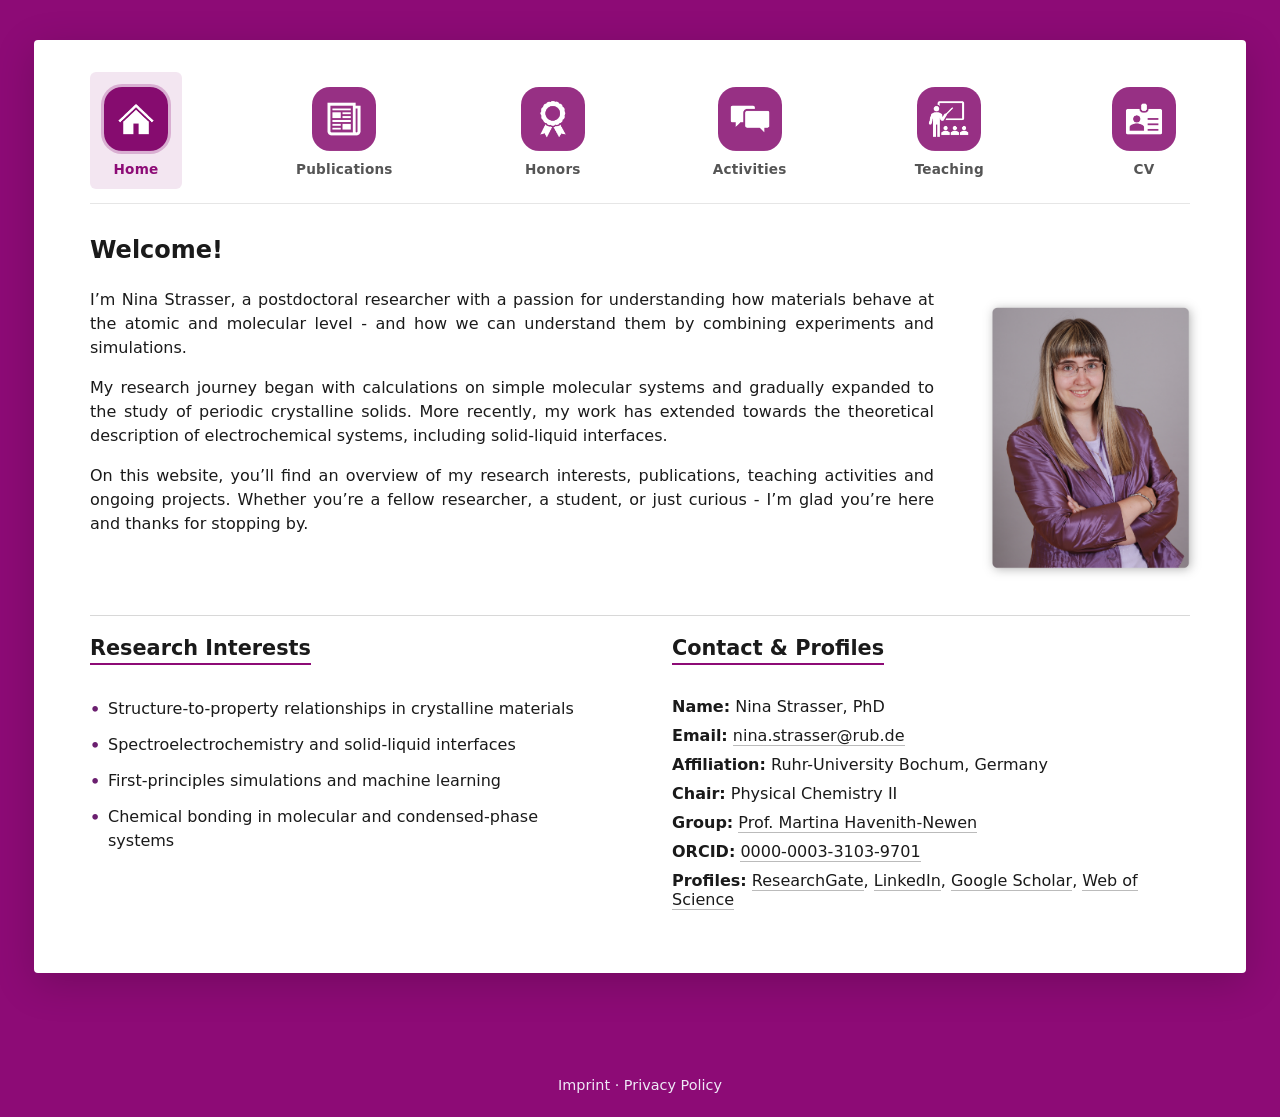
<file: index.html>
<!DOCTYPE html>
<html lang="en">
<head>
  <meta charset="UTF-8">
  <link rel="stylesheet" href="style.css">
  <title>Home – Nina Strasser</title>
</head>
<body>
  <div class="page">

    <!--<div class="banner">
      <img src="Assets/Banner.png" alt="Website banner">
    </div>-->

    <nav class="icon-nav" aria-label="Primary navigation">
  <a class="nav-item active" href="index.html">
    <img src="Assets/Symbol_Home.png" alt="" class="nav-icon">
    <span class="nav-label">Home</span>
  </a>

  <a class="nav-item" href="publications.html">
    <img src="Assets/Symbol_Publications.png" alt="" class="nav-icon">
    <span class="nav-label">Publications</span>
  </a>

    <a class="nav-item" href="awards.html">
    <img src="Assets/Symbol_Awards.png" alt="" class="nav-icon">
    <span class="nav-label">Honors</span>
  </a>
 
  <a class="nav-item" href="activities.html">
    <img src="Assets/Symbol_Activities.png" alt="" class="nav-icon">
    <span class="nav-label">Activities</span>
  </a>

  <a class="nav-item" href="teaching.html">
    <img src="Assets/Symbol_Teaching.png" alt="" class="nav-icon">
    <span class="nav-label">Teaching</span>
  </a>

  <a class="nav-item" href="cv.html">
    <img src="Assets/Symbol_CV.png" alt="" class="nav-icon">
    <span class="nav-label">CV</span>
  </a>
</nav>


    <section class="intro">
      <div class="intro-text">
        <h1>Welcome!</h1>
        <p>I’m Nina Strasser, a postdoctoral researcher with a passion for understanding how materials behave at the atomic and molecular level - and how we can understand them by combining experiments and simulations.<p> My research journey began with calculations on simple molecular systems and gradually expanded to the study of periodic crystalline solids. More recently, my work has extended towards the theoretical description of electrochemical systems, including solid-liquid interfaces. <p> On this website, you’ll find an overview of my research interests, publications, teaching activities and ongoing projects. Whether you’re a fellow researcher, a student, or just curious - I’m glad you’re here and thanks for stopping by.
        </p>
      </div>

      <div class="intro-image">
        <img
          src="Assets/Picture_Nina_Strasser.png"
          alt="Portrait of Nina Strasser"
          class="profile-photo"
        >
      </div>
    </section>

<hr class="section-divider">

<section class="info-section">
  <div class="info-column">
    <h2>Research Interests</h2>
    <ul class="research-list">
      <li>Structure-to-property relationships in crystalline materials</li>
      <li>Spectroelectrochemistry and solid-liquid interfaces</li>
      <li>First-principles simulations and machine learning</li>
      <li>Chemical bonding in molecular and condensed-phase systems</li>
    </ul>
  </div>

  <div class="info-column">
    <h2>Contact & Profiles</h2>
    <ul class="contact-list">
      <li>
        <strong>Name:</strong>
        Nina Strasser, PhD
      </li>
      <li>
        <strong>Email:</strong>
        <a href="mailto:nina.strasser@rub.de">nina.strasser@rub.de</a>
      </li>
      <li>
        <strong>Affiliation:</strong>
        Ruhr-University Bochum, Germany
      </li>
      <li>
      <strong>Chair:</strong>
      Physical Chemistry II
      </li>
      <li>
      <strong>Group:</strong>
      <a href="https://www.ruhr-uni-bochum.de/pc2/lehrstuhl/team.html.de" target="https://www.ruhr-uni-bochum.de/pc2/lehrstuhl/team.html.de">Prof. Martina Havenith-Newen</a>
      <li>
        <strong>ORCID:</strong>
        <a href="https://orcid.org/0000-0003-3103-9701" target="https://orcid.org/0000-0003-3103-9701">0000-0003-3103-9701</a>        
      </li>
      <li>
        <strong>Profiles:</strong>
        <a href="https://www.researchgate.net/profile/Nina-Strasser-2" target="https://www.researchgate.net/profile/Nina-Strasser-2">ResearchGate</a>,
        <a href="https://www.linkedin.com/in/nina-strasser-674877334/?originalSubdomain=at" target="https://www.linkedin.com/in/nina-strasser-674877334/?originalSubdomain=at">LinkedIn</a>,
        <a href="https://scholar.google.com/citations?user=kuyQuxMAAAAJ&hl=de" target="https://scholar.google.com/citations?user=kuyQuxMAAAAJ&hl=de">Google Scholar</a>, 
 <a href="https://www.webofscience.com/wos/author/record/75556643" target="https://www.webofscience.com/wos/author/record/75556643">Web of Science</a>
      </li>
    </ul>
  </div>
</section>


  </div>
<footer class="site-footer">
  <a href="imprint.html">Imprint</a> ·
  <a href="privacy.html">Privacy Policy</a>
</footer>
</body>
</html>
</file>
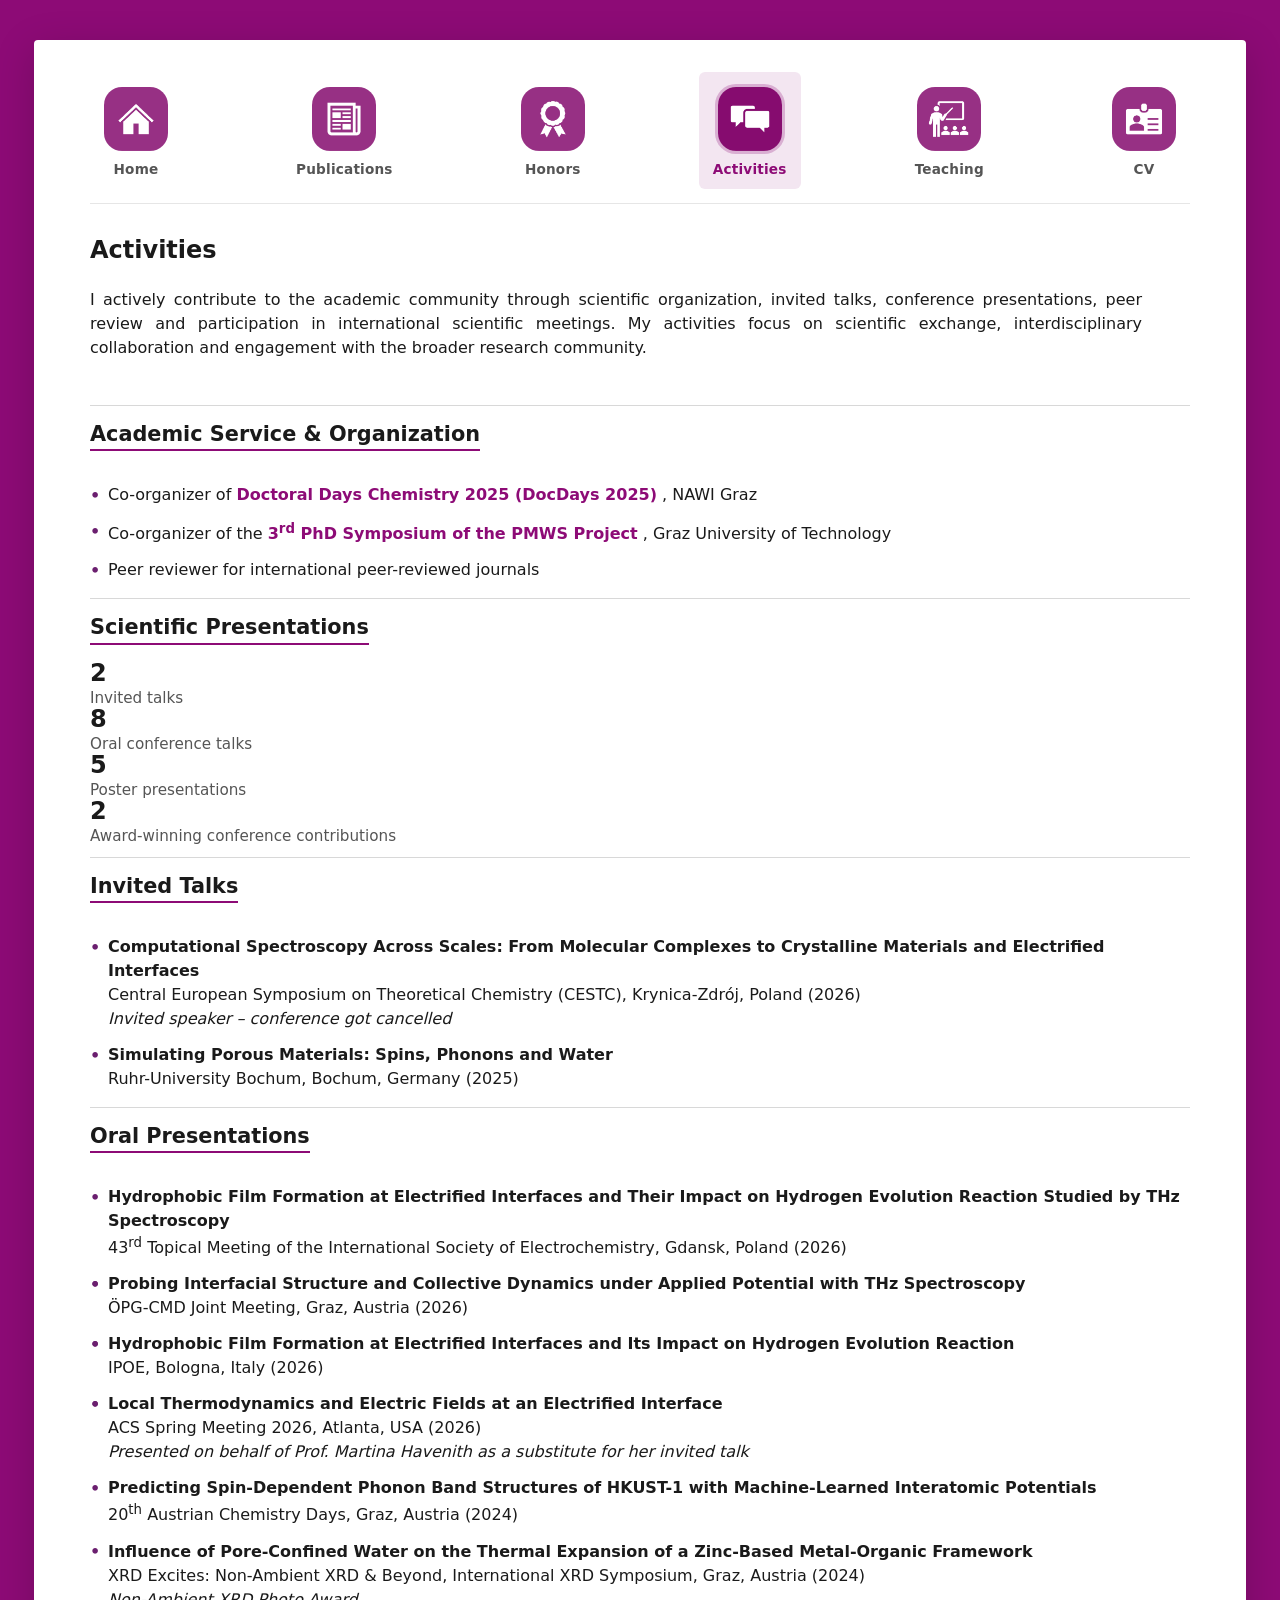
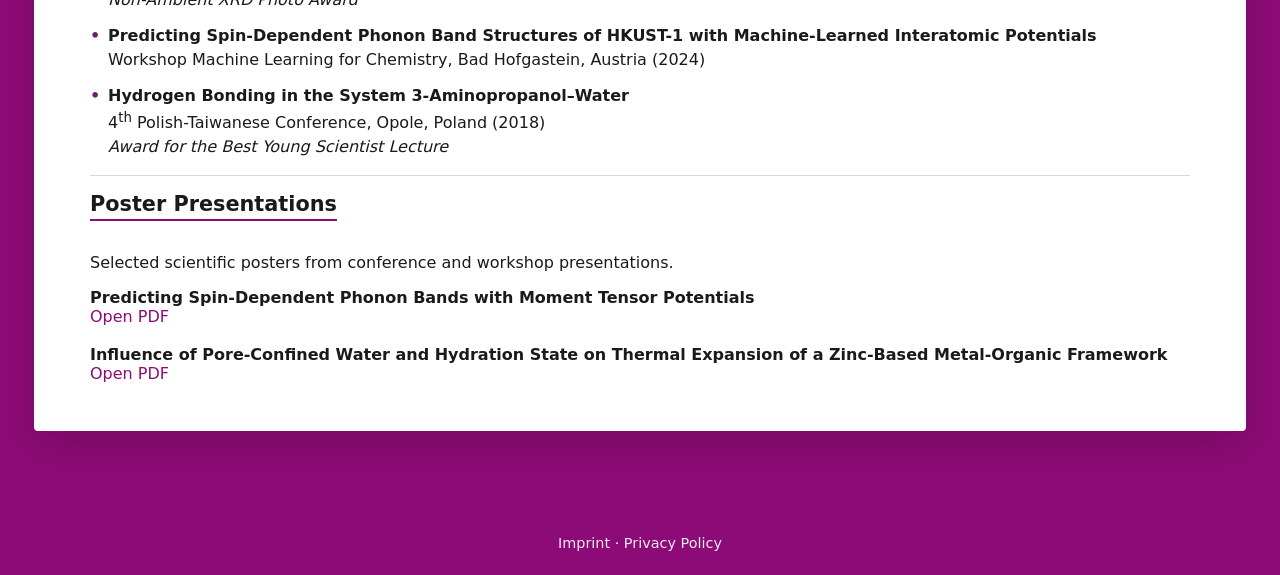
<file: activities.html>
<!DOCTYPE html>

<html lang="en">

<head>

  <meta charset="UTF-8">

  <link rel="stylesheet" href="style.css">

  <title>Activities – Nina Strasser</title>

</head>

<body>

  <div class="page">

    <nav class="icon-nav" aria-label="Primary navigation">

      <a class="nav-item" href="index.html">

        <img src="Assets/Symbol_Home.png" alt="" class="nav-icon">

        <span class="nav-label">Home</span>

      </a>

      <a class="nav-item" href="publications.html">

        <img src="Assets/Symbol_Publications.png" alt="" class="nav-icon">

        <span class="nav-label">Publications</span>

      </a>

      <a class="nav-item" href="awards.html">

        <img src="Assets/Symbol_Awards.png" alt="" class="nav-icon">

        <span class="nav-label">Honors</span>

      </a>

      <a class="nav-item active" href="activities.html">

        <img src="Assets/Symbol_Activities.png" alt="" class="nav-icon">

        <span class="nav-label">Activities</span>

      </a>

      <a class="nav-item" href="teaching.html">

        <img src="Assets/Symbol_Teaching.png" alt="" class="nav-icon">

        <span class="nav-label">Teaching</span>

      </a>

      <a class="nav-item" href="cv.html">

        <img src="Assets/Symbol_CV.png" alt="" class="nav-icon">

        <span class="nav-label">CV</span>

      </a>

    </nav>


    <!-- Intro block -->

    <section class="intro">

      <div class="intro-text">

        <h1>Activities</h1>

        <p class="lead">

          I actively contribute to the academic community through scientific organization,
          invited talks, conference presentations, peer review and participation in
          international scientific meetings. My activities focus on scientific exchange,
          interdisciplinary collaboration and engagement with the broader research community.

        </p>

      </div>

    </section>


    <hr class="section-divider">


    <!-- Academic Service -->

    <section class="sheet">

      <h2>Academic Service & Organization</h2>

      <ul class="research-list">

        <li>

          Co-organizer of

          <a href="https://www.nawigraz.at/de/neuigkeiten/docdays-chemistry-2025/"
             target="_blank"
             rel="noopener">

            <strong>Doctoral Days Chemistry 2025 (DocDays 2025)</strong>

          </a>,

          NAWI Graz

        </li>

        <li>

          Co-organizer of the

          <a href="https://www.tugraz.at/projekte/pmws/symposia-and-schools"
             target="_blank"
             rel="noopener">

            <strong>3<sup>rd</sup> PhD Symposium of the PMWS Project</strong>

          </a>,

          Graz University of Technology

        </li>

        <li>

          Peer reviewer for international peer-reviewed journals

        </li>

      </ul>

    </section>


    <hr class="section-divider">


    <!-- Scientific presentation counters -->

    <section class="sheet">

      <h2>Scientific Presentations</h2>

      <div class="counter-grid">

        <div class="counter">

          <span class="counter-number">2</span>

          <span class="counter-label">Invited talks</span>

        </div>

        <div class="counter">

          <span class="counter-number">8</span>

          <span class="counter-label">Oral conference talks</span>

        </div>

        <div class="counter">

          <span class="counter-number">5</span>

          <span class="counter-label">Poster presentations</span>

        </div>

        <div class="counter">

          <span class="counter-number">2</span>

          <span class="counter-label">Award-winning conference contributions</span>

        </div>

      </div>

    </section>


    <hr class="section-divider">


    <!-- Invited talks -->

    <section class="sheet">

      <h2>Invited Talks</h2>

      <ul class="research-list">

        <li>

          <strong>Computational Spectroscopy Across Scales: From Molecular Complexes to Crystalline Materials and Electrified Interfaces</strong><br>

          Central European Symposium on Theoretical Chemistry (CESTC),
          Krynica-Zdrój, Poland (2026)<br>

          <em>Invited speaker – conference got cancelled</em>

        </li>

        <li>

          <strong>Simulating Porous Materials: Spins, Phonons and Water</strong><br>

          Ruhr-University Bochum, Bochum, Germany (2025)

        </li>

      </ul>

    </section>


    <hr class="section-divider">


    <!-- Oral presentations -->

    <section class="sheet">

      <h2>Oral Presentations</h2>

      <ul class="research-list">

        <li>

          <strong>Hydrophobic Film Formation at Electrified Interfaces and Their Impact on Hydrogen Evolution Reaction Studied by THz Spectroscopy</strong><br>
          43<sup>rd</sup> Topical Meeting of the International Society of Electrochemistry, Gdansk, Poland (2026) <br>
        </li>

        <li>

        <li>

          <strong>Probing Interfacial Structure and Collective Dynamics under Applied Potential with THz Spectroscopy</strong><br>
          ÖPG-CMD Joint Meeting, Graz, Austria (2026) <br>
        </li>

        <li>

        <li>

          <strong>Hydrophobic Film Formation at Electrified Interfaces and Its Impact on Hydrogen Evolution Reaction</strong><br>
          IPOE, Bologna, Italy (2026) <br>
        </li>

        <li>

        <li>

          <strong>Local Thermodynamics and Electric Fields at an Electrified Interface</strong><br>
          ACS Spring Meeting 2026, Atlanta, USA (2026) <br>
          <em>Presented on behalf of Prof. Martina Havenith as a substitute for her invited talk</em>
        </li>

        <li>

          <strong>Predicting Spin-Dependent Phonon Band Structures of HKUST-1 with Machine-Learned Interatomic Potentials</strong><br>

          20<sup>th</sup> Austrian Chemistry Days, Graz, Austria (2024)

        </li>

        <li>

          <strong>Influence of Pore-Confined Water on the Thermal Expansion of a Zinc-Based Metal-Organic Framework</strong><br>

          XRD Excites: Non-Ambient XRD & Beyond,
          International XRD Symposium, Graz, Austria (2024)<br>

          <em>Non-Ambient XRD Photo Award</em>

        </li>

        <li>

          <strong>Predicting Spin-Dependent Phonon Band Structures of HKUST-1 with Machine-Learned Interatomic Potentials</strong><br>

          Workshop Machine Learning for Chemistry,
          Bad Hofgastein, Austria (2024)

        </li>

        <li>

          <strong>Hydrogen Bonding in the System 3-Aminopropanol–Water</strong><br>

          4<sup>th</sup> Polish-Taiwanese Conference,
          Opole, Poland (2018)<br>

          <em>Award for the Best Young Scientist Lecture</em>

        </li>

      </ul>

    </section>


    <hr class="section-divider">


<section class="sheet">

  <h2>Poster Presentations</h2>

  <p class="lead">
    Selected scientific posters from conference and workshop presentations.
  </p>

  <div class="poster-list">

    <div class="poster-item">

      <div class="poster-info">
        <strong>
          Predicting Spin-Dependent Phonon Bands with Moment Tensor Potentials
        </strong>
      </div>

      <a class="poster-pdf"
         href="Assets/Poster_2.pdf"
         target="_blank"
         rel="noopener">
        Open PDF
      </a>

    </div>
    <br>

    <div class="poster-item">

      <div class="poster-info">
        <strong>
          Influence of Pore-Confined Water and Hydration State on Thermal Expansion of a Zinc-Based Metal-Organic Framework
        </strong>
      </div>

      <a class="poster-pdf"
         href="Assets/Poster_1.pdf"
         target="_blank"
         rel="noopener">
        Open PDF
      </a>

    </div>

  </div>

</section>




</div>

  <footer class="site-footer">

    <a href="imprint.html">Imprint</a> ·

    <a href="privacy.html">Privacy Policy</a>

  </footer>


</body>

</html>
</file>
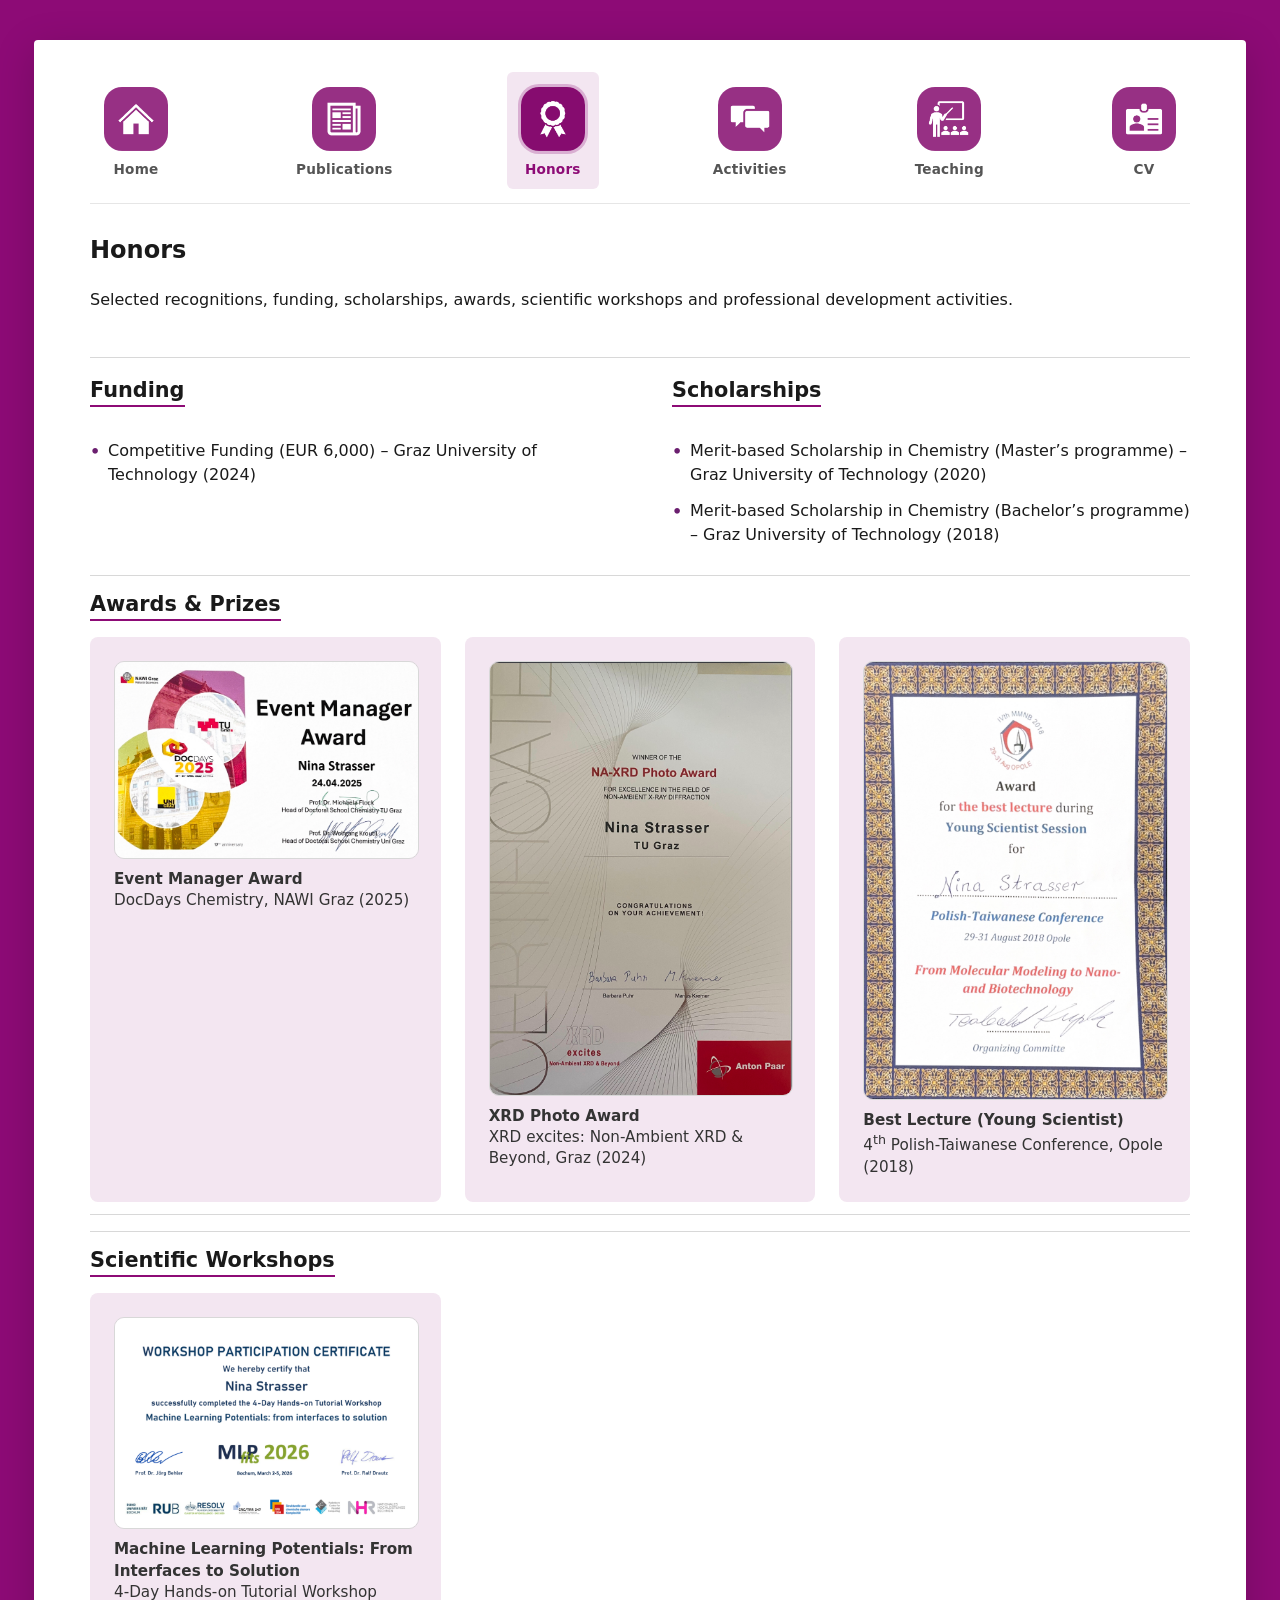
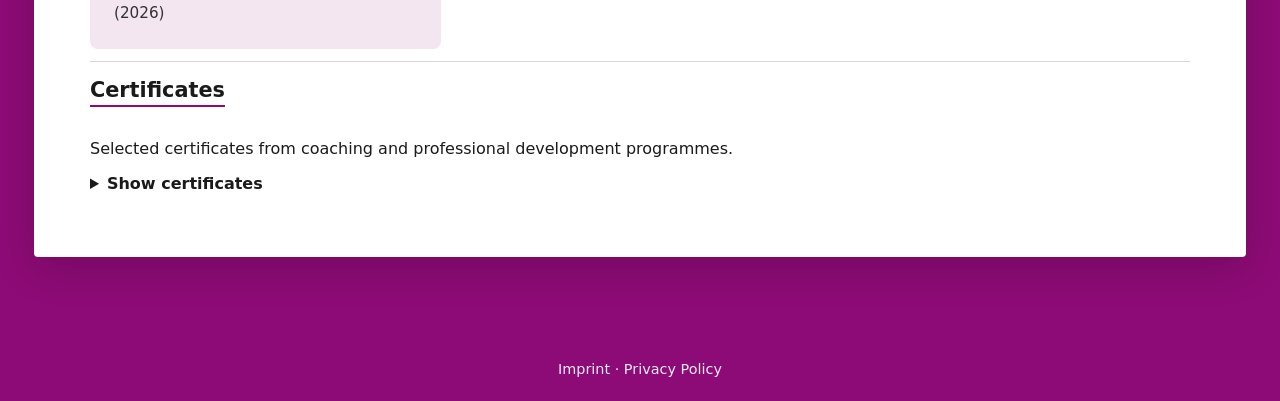
<file: awards.html>
<!DOCTYPE html>
<html lang="en">
<head>
  <meta charset="UTF-8">
  <link rel="stylesheet" href="style.css">
  <title>Honors – Nina Strasser</title>
</head>

<body>
  <div class="page">

    <nav class="icon-nav" aria-label="Primary navigation">
      <a class="nav-item" href="index.html">
        <img src="Assets/Symbol_Home.png" alt="" class="nav-icon">
        <span class="nav-label">Home</span>
      </a>

      <a class="nav-item" href="publications.html">
        <img src="Assets/Symbol_Publications.png" alt="" class="nav-icon">
        <span class="nav-label">Publications</span>
      </a>

      <a class="nav-item active" href="awards.html">
        <img src="Assets/Symbol_Awards.png" alt="" class="nav-icon">
        <span class="nav-label">Honors</span>
      </a>

      <a class="nav-item" href="activities.html">
        <img src="Assets/Symbol_Activities.png" alt="" class="nav-icon">
        <span class="nav-label">Activities</span>
      </a>

      <a class="nav-item" href="teaching.html">
        <img src="Assets/Symbol_Teaching.png" alt="" class="nav-icon">
        <span class="nav-label">Teaching</span>
      </a>

      <a class="nav-item" href="cv.html">
        <img src="Assets/Symbol_CV.png" alt="" class="nav-icon">
        <span class="nav-label">CV</span>
      </a>
    </nav>

    <!-- Intro block -->
    <section class="intro">
      <div class="intro-text">
        <h1>Honors</h1>
        <p class="lead">
          Selected recognitions, funding, scholarships, awards, scientific workshops and professional development activities.
        </p>
      </div>
    </section>

    <hr class="section-divider">

    <section class="info-section">
      <div class="info-column">
        <h2>Funding</h2>
        <ul class="research-list">
          <li>Competitive Funding (EUR 6,000) – Graz University of Technology (2024)</li>
        </ul>
      </div>

      <div class="info-column">
        <h2>Scholarships</h2>
        <ul class="research-list">
          <li>Merit-based Scholarship in Chemistry (Master’s programme) – Graz University of Technology (2020)</li>
          <li>Merit-based Scholarship in Chemistry (Bachelor’s programme) – Graz University of Technology (2018)</li>
        </ul>
      </div>
    </section>

    <hr class="section-divider">

    <!-- Awards & Prizes (full-width with images) -->
    <section class="sheet">
      <h2>Awards & Prizes</h2>

      <div class="card-grid">
        <figure class="card">
          <img src="Assets/Certificate_3.png" alt="Event Manager Award certificate" class="card-img">
          <figcaption class="card-caption">
            <strong>Event Manager Award</strong><br>
            DocDays Chemistry, NAWI Graz (2025)
          </figcaption>
        </figure>

        <figure class="card">
          <img src="Assets/Certificate_2.png" alt="XRD Photo Award certificate" class="card-img">
          <figcaption class="card-caption">
            <strong>XRD Photo Award</strong><br>
            XRD excites: Non-Ambient XRD & Beyond, Graz (2024)
          </figcaption>
        </figure>

        <figure class="card">
          <img src="Assets/Certificate_1.png" alt="Best Young Lecture certificate" class="card-img">
          <figcaption class="card-caption">
            <strong>Best Lecture (Young Scientist)</strong><br>
            4<sup>th</sup> Polish-Taiwanese Conference, Opole (2018)
          </figcaption>
        </figure>
      </div>
    </section>

    <hr class="section-divider">

<hr class="section-divider">

<!-- Scientific Workshops -->

<section class="sheet">

  <h2>Scientific Workshops</h2>

  <div class="card-grid">

    <figure class="card">

      <a href="Assets/Workshop_1.pdf" target="_blank">
        <img src="Assets/Workshop_1.png"
             alt="Machine Learning Potentials workshop certificate"
             class="card-img">
      </a>

      <figcaption class="card-caption">
        <strong>Machine Learning Potentials: From Interfaces to Solution</strong><br>
        4-Day Hands-on Tutorial Workshop (2026)
      </figcaption>

    </figure>

  </div>

</section>

<hr class="section-divider">

    <!-- Certificates (collapsible grid) -->
    <section class="sheet">
      <h2>Certificates</h2>

      <p class="lead">
        Selected certificates from coaching and professional development programmes.
      </p>

      <details class="expand">
        <summary>Show certificates</summary>
        <div class="thumb-grid">

          <figure class="thumb">
            <img src="Assets/Zertifikat_10.png" alt="Unconscious Bias Awareness workshop certificate">
            <figcaption>Unconscious Bias Awareness: How Our Brain Tricks Us (2026)</figcaption>
          </figure>
 
         <figure class="thumb">
            <img src="Assets/Zertifikat_0.png" alt="FWF Coaching Workshop certificate">
            <figcaption>FWF Coaching Workshop: Submitting Proposals (2025)</figcaption>
          </figure>

          <figure class="thumb">
            <img src="Assets/Zertifikat_1.png" alt="Young Leaders Programme certificate">
            <figcaption>Young Leaders Programme (2024)</figcaption>
          </figure>

          <figure class="thumb">
            <img src="Assets/Zertifikat_3.png" alt="Project Management Compact certificate">
            <figcaption>Project Management Compact (2024)</figcaption>
          </figure>

          <figure class="thumb">
            <img src="Assets/Zertifikat_2.png" alt="High Potential Coaching certificate">
            <figcaption>High Potential Coaching (2023)</figcaption>
          </figure>

          <figure class="thumb">
            <img src="Assets/Zertifikat_4.png" alt="Time Management 2 certificate">
            <figcaption>Time Management 2 (2023)</figcaption>
          </figure>

          <figure class="thumb">
            <img src="Assets/Zertifikat_5.png" alt="Time Management 1 certificate">
            <figcaption>Time Management 1 (2023)</figcaption>
          </figure>

          <figure class="thumb">
            <img src="Assets/Zertifikat_6.png" alt="Training certificate on intervention options and legal framework">
            <figcaption>Sexual Harassment &amp Violence: Intervention Options (2023)</figcaption>
          </figure>

          <figure class="thumb">
            <img src="Assets/Zertifikat_7.png" alt="Rhetoric for conversations and meetings certificate">
            <figcaption>Rhetoric &amp; Communication (2023)</figcaption>
          </figure>

          <figure class="thumb">
            <img src="Assets/Zertifikat_8.png" alt="Conflicts in the workplace certificate">
            <figcaption>Conflicts in the Workplace (2022)</figcaption>
          </figure>

  	  <figure class="thumb">
            <img src="Assets/Zertifikat_9.png" alt="Training program for young scientists certificate">
            <figcaption>Training Program for Young Scientists (2022)</figcaption>
          </figure>

        </div>
      </details>
    </section>

  </div>

  <footer class="site-footer">
    <a href="imprint.html">Imprint</a> ·
    <a href="privacy.html">Privacy Policy</a>
  </footer>

</body>
</html>
</file>
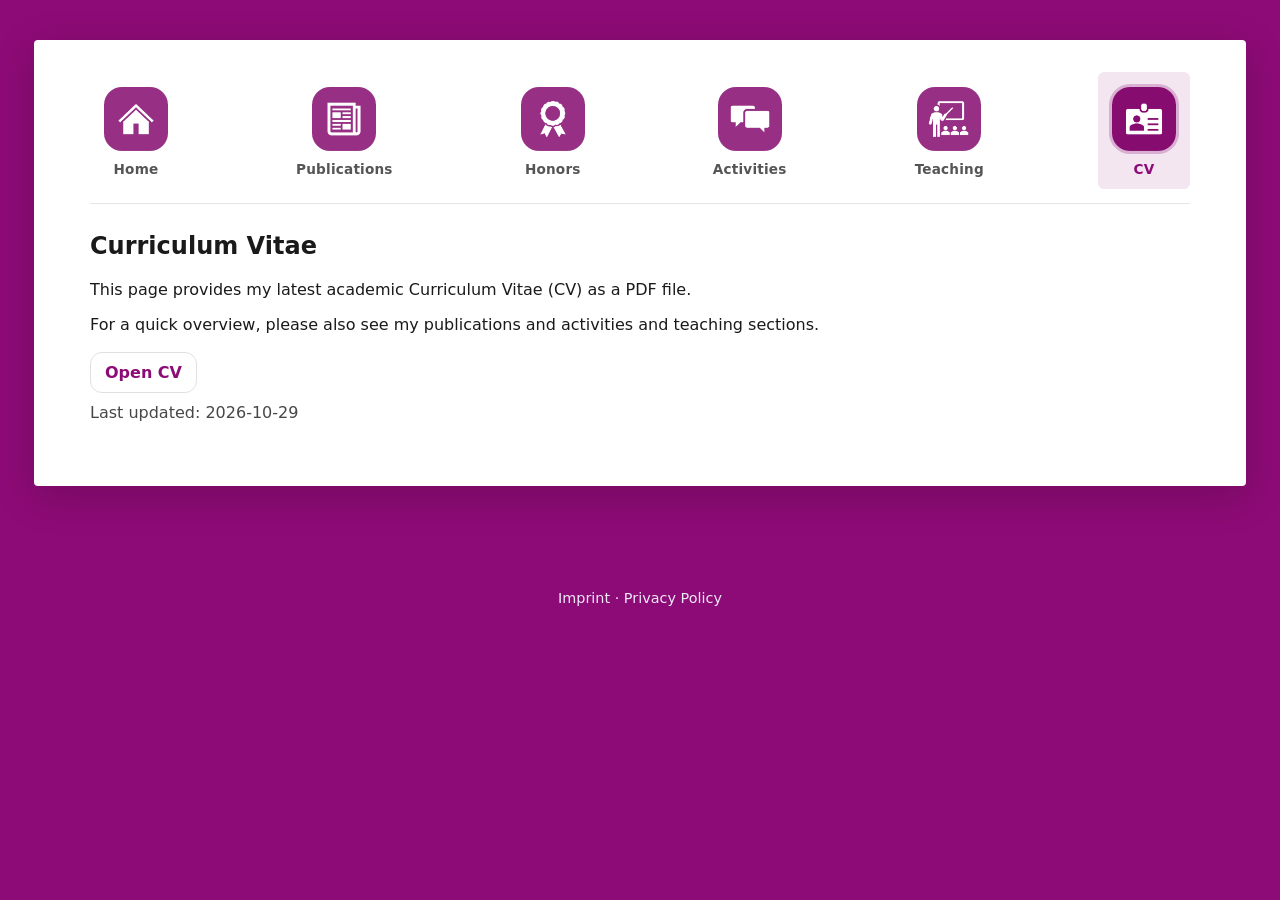
<file: cv.html>
<head>
  <meta charset="UTF-8">
  <link rel="stylesheet" href="style.css">
  <title>Curriculum Vitae – Nina Strasser</title>
</head>

<body>
  <div class="page">

    <nav class="icon-nav" aria-label="Primary navigation">
      <a class="nav-item" href="index.html">
        <img src="Assets/Symbol_Home.png" alt="" class="nav-icon">
        <span class="nav-label">Home</span>
      </a>

      <a class="nav-item" href="publications.html">
        <img src="Assets/Symbol_Publications.png" alt="" class="nav-icon">
        <span class="nav-label">Publications</span>
      </a>

      <a class="nav-item" href="awards.html">
        <img src="Assets/Symbol_Awards.png" alt="" class="nav-icon">
        <span class="nav-label">Honors</span>
      </a>

      <a class="nav-item" href="activities.html">
        <img src="Assets/Symbol_Activities.png" alt="" class="nav-icon">
        <span class="nav-label">Activities</span>
      </a>

      <a class="nav-item" href="teaching.html">
        <img src="Assets/Symbol_Teaching.png" alt="" class="nav-icon">
        <span class="nav-label">Teaching</span>
      </a>

      <a class="nav-item active" href="cv.html">
        <img src="Assets/Symbol_CV.png" alt="" class="nav-icon">
        <span class="nav-label">CV</span>
      </a>
    </nav>

    <section class="cv">
      <h1>Curriculum Vitae</h1>
      <p class="lede">This page provides my latest academic Curriculum Vitae (CV) as a PDF file. <p> For a quick overview, please also see my publications and activities and teaching sections.</p>

      <div class="cv-actions">
        <a class="btn" href="Assets/CV_Nina_Strasser.pdf" target="_blank" rel="noopener">
          Open CV
        </a>
      </div>

      <p class="meta">
        Last updated: 2026-10-29
      </p>


</div>



      </div>
    </section>

  </div> 

  <footer class="site-footer">
    <a href="imprint.html">Imprint</a> ·
    <a href="privacy.html">Privacy Policy</a>
  </footer>
</body>
</file>
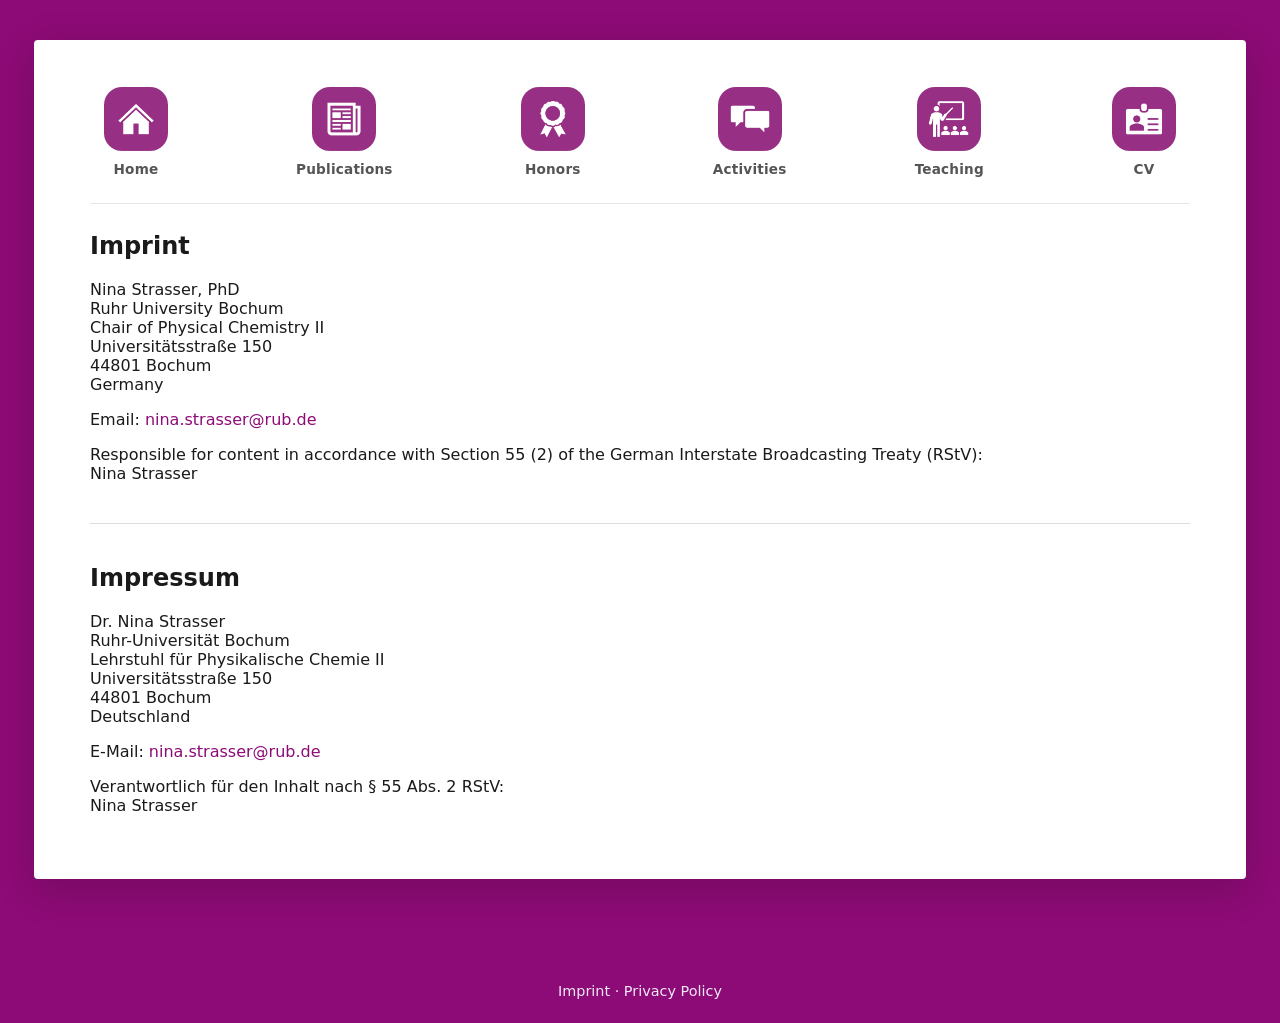
<file: imprint.html>
<!DOCTYPE html>
<html lang="en">
<head>
  <meta charset="UTF-8">
  <link rel="stylesheet" href="style.css">
  <title>Imprint – Nina Strasser</title>
</head>

<body>
  <div class="page">

    <nav class="icon-nav" aria-label="Primary navigation">
      <a class="nav-item" href="index.html">
        <img src="Assets/Symbol_Home.png" alt="" class="nav-icon">
        <span class="nav-label">Home</span>
      </a>

      <a class="nav-item" href="publications.html">
        <img src="Assets/Symbol_Publications.png" alt="" class="nav-icon">
        <span class="nav-label">Publications</span>
      </a>

    <a class="nav-item" href="awards.html">
    <img src="Assets/Symbol_Awards.png" alt="" class="nav-icon">
    <span class="nav-label">Honors</span>
  </a>

      <a class="nav-item" href="activities.html">
        <img src="Assets/Symbol_Activities.png" alt="" class="nav-icon">
        <span class="nav-label">Activities</span>
      </a>

      <a class="nav-item" href="teaching.html">
        <img src="Assets/Symbol_Teaching.png" alt="" class="nav-icon">
        <span class="nav-label">Teaching</span>
      </a>

      <a class="nav-item" href="cv.html">
        <img src="Assets/Symbol_CV.png" alt="" class="nav-icon">
        <span class="nav-label">CV</span>
      </a>
    </nav>

    <section class="legal">
      <div class="legal-box">

        <h1>Imprint</h1>

        <p>
          Nina Strasser, PhD<br>
          Ruhr University Bochum<br>
          Chair of Physical Chemistry II<br>
          Universitätsstraße 150<br>
          44801 Bochum<br>
          Germany
        </p>

        <p>
          Email: <a href="mailto:nina.strasser@rub.de">nina.strasser@rub.de</a>
        </p>

        <p>
          Responsible for content in accordance with Section 55 (2) of the German Interstate Broadcasting Treaty (RStV):<br>
          Nina Strasser
        </p>

        <hr class="legal-separator">

        <h1>Impressum</h1>

        <p>
          Dr. Nina Strasser<br>
          Ruhr-Universität Bochum<br>
          Lehrstuhl für Physikalische Chemie II<br>
          Universitätsstraße 150<br>
          44801 Bochum<br>
          Deutschland
        </p>

        <p>
          E-Mail: <a href="mailto:nina.strasser@rub.de">nina.strasser@rub.de</a>
        </p>

        <p>
          Verantwortlich für den Inhalt nach § 55 Abs. 2 RStV:<br>
          Nina Strasser
        </p>

      </div>
    </section>

  </div>

    <footer class="site-footer">
      <a href="imprint.html">Imprint</a> ·
      <a href="privacy.html">Privacy Policy</a>
    </footer>
</body>
</html>
</file>
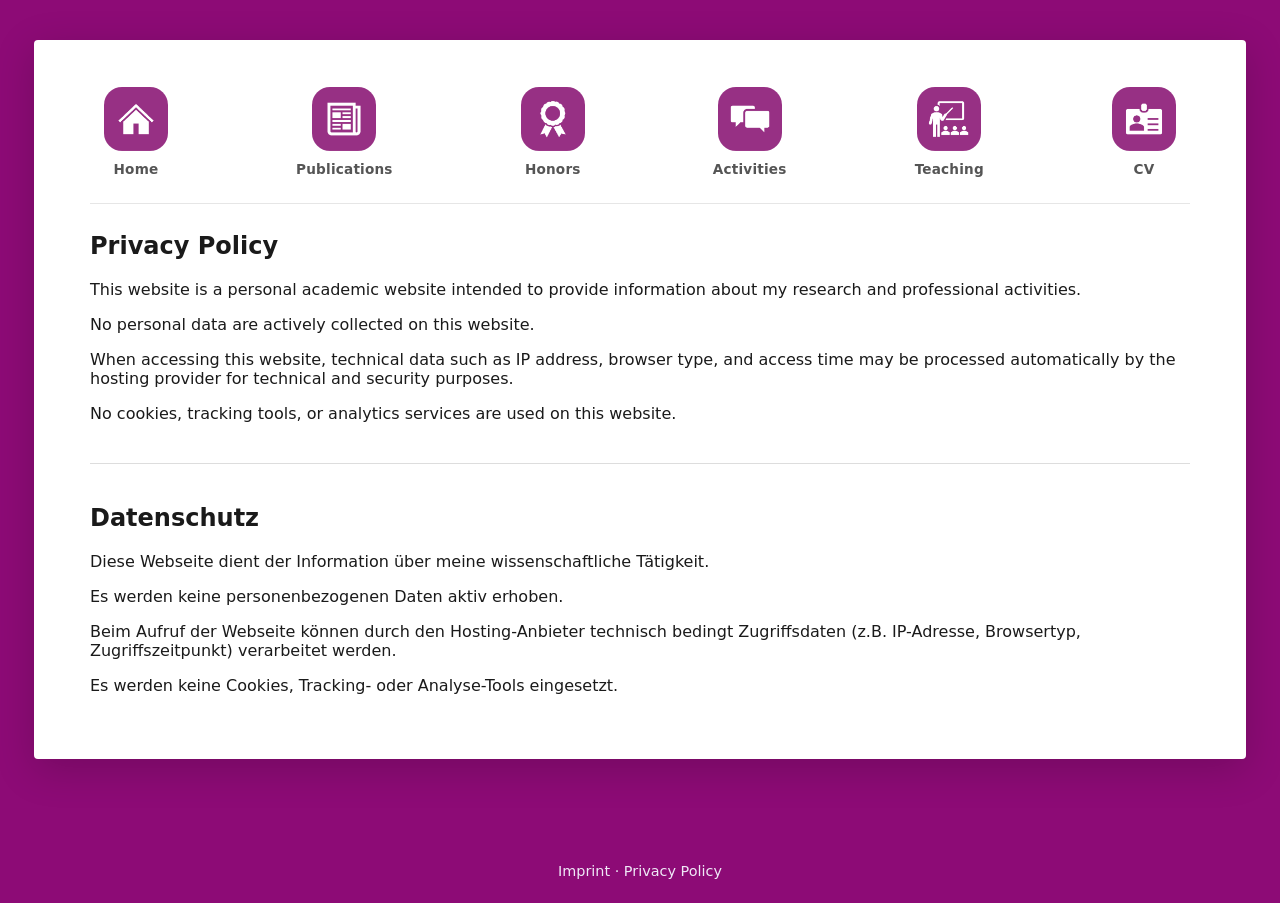
<file: privacy.html>
<!DOCTYPE html>
<html lang="en">
<head>
  <meta charset="UTF-8">
  <link rel="stylesheet" href="style.css">
  <title>Privacy – Nina Strasser</title>
</head>

<body>
  <div class="page">

    <nav class="icon-nav" aria-label="Primary navigation">
      <a class="nav-item" href="index.html">
        <img src="Assets/Symbol_Home.png" alt="" class="nav-icon">
        <span class="nav-label">Home</span>
      </a>

      <a class="nav-item" href="publications.html">
        <img src="Assets/Symbol_Publications.png" alt="" class="nav-icon">
        <span class="nav-label">Publications</span>
      </a>

    <a class="nav-item" href="awards.html">
    <img src="Assets/Symbol_Awards.png" alt="" class="nav-icon">
    <span class="nav-label">Honors</span>
  </a>

      <a class="nav-item" href="activities.html">
        <img src="Assets/Symbol_Activities.png" alt="" class="nav-icon">
        <span class="nav-label">Activities</span>
      </a>

      <a class="nav-item" href="teaching.html">
        <img src="Assets/Symbol_Teaching.png" alt="" class="nav-icon">
        <span class="nav-label">Teaching</span>
      </a>

      <a class="nav-item" href="cv.html">
        <img src="Assets/Symbol_CV.png" alt="" class="nav-icon">
        <span class="nav-label">CV</span>
      </a>
    </nav>

    <section class="legal">
      <div class="legal-box">

        <h1>Privacy Policy</h1>

        <p>
          This website is a personal academic website intended to provide information
          about my research and professional activities.
        </p>

        <p>
          No personal data are actively collected on this website.
        </p>

        <p>
          When accessing this website, technical data such as IP address, browser type,
          and access time may be processed automatically by the hosting provider
          for technical and security purposes.
        </p>

        <p>
          No cookies, tracking tools, or analytics services are used on this website.
        </p>

        <hr class="legal-separator">

        <h1>Datenschutz</h1>

        <p>
          Diese Webseite dient der Information über meine wissenschaftliche Tätigkeit.
        </p>

        <p>
          Es werden keine personenbezogenen Daten aktiv erhoben.
        </p>

        <p>
          Beim Aufruf der Webseite können durch den Hosting-Anbieter technisch bedingt
          Zugriffsdaten (z.B. IP-Adresse, Browsertyp, Zugriffszeitpunkt) verarbeitet werden.
        </p>

        <p>
          Es werden keine Cookies, Tracking- oder Analyse-Tools eingesetzt.
        </p>

      </div>
    </section>


  </div>
    <footer class="site-footer">
      <a href="imprint.html">Imprint</a> ·
      <a href="privacy.html">Privacy Policy</a>
    </footer>
</body>
</html>
</file>
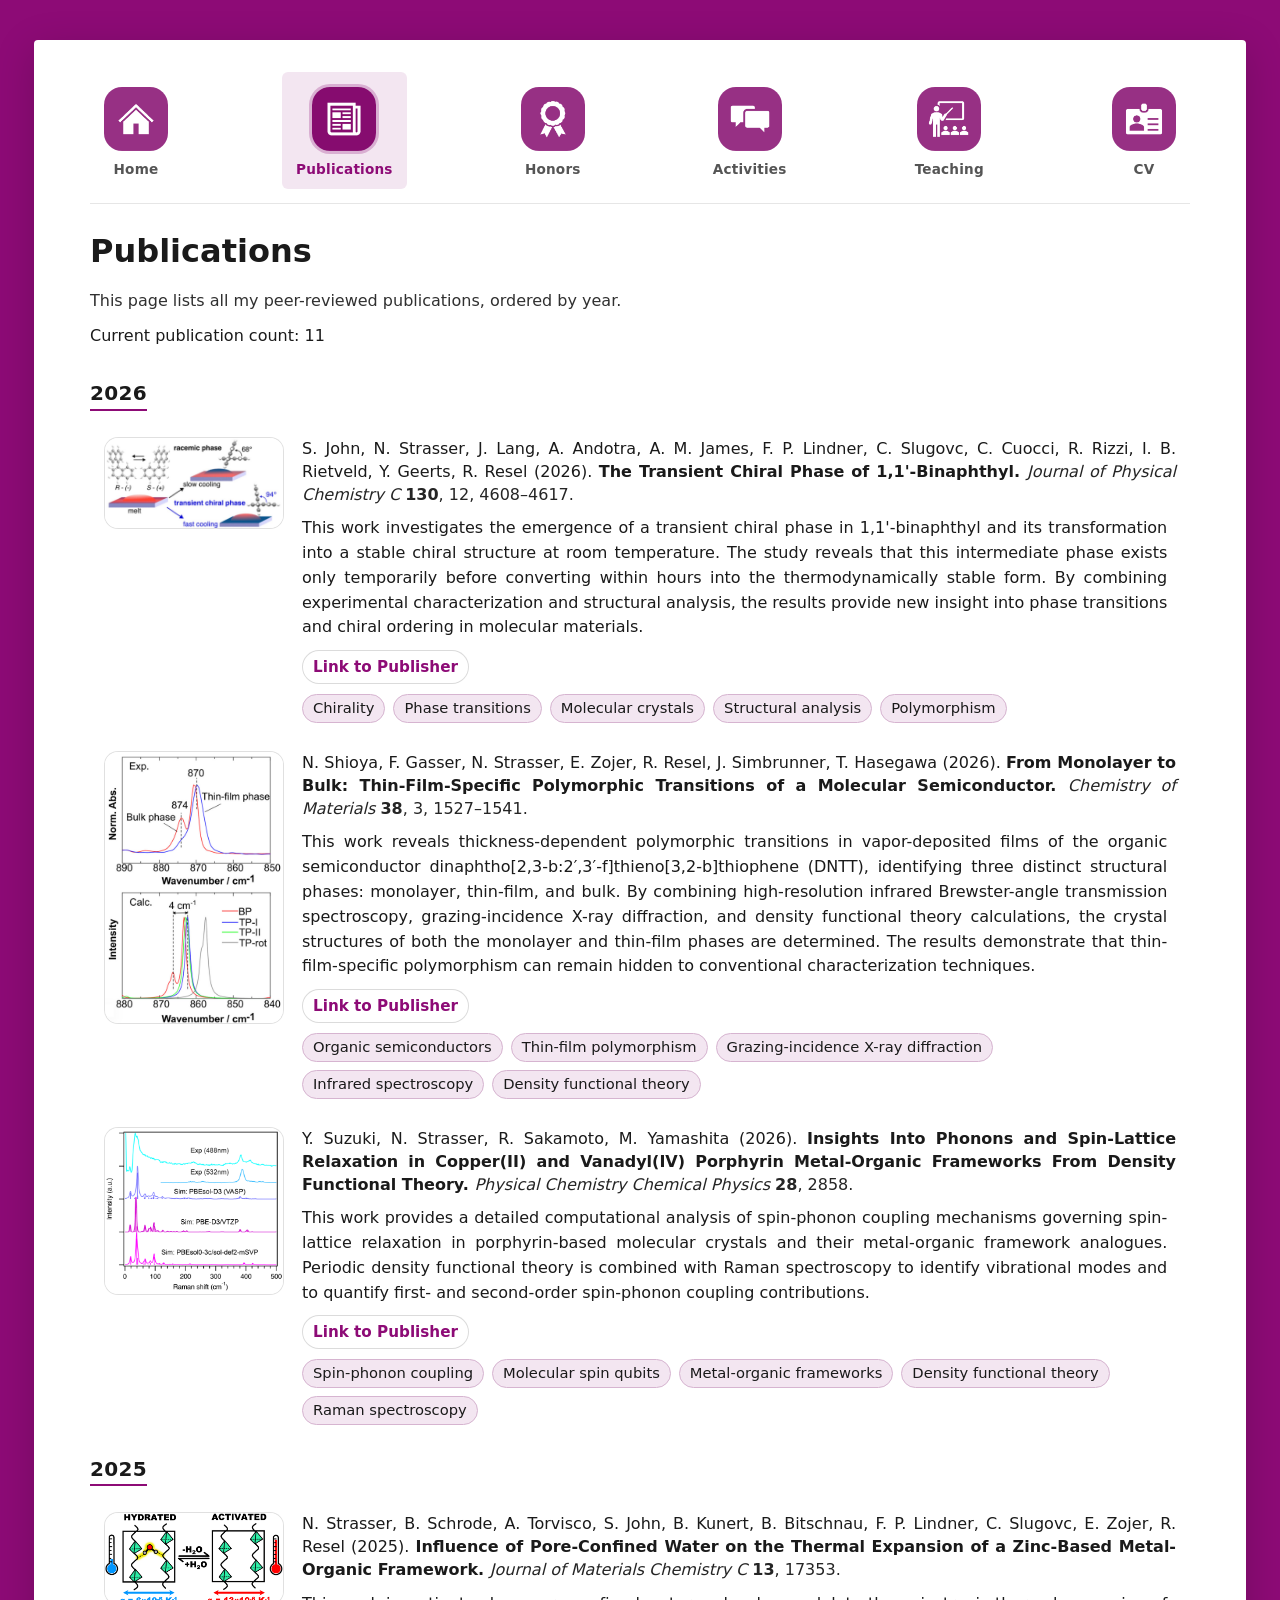
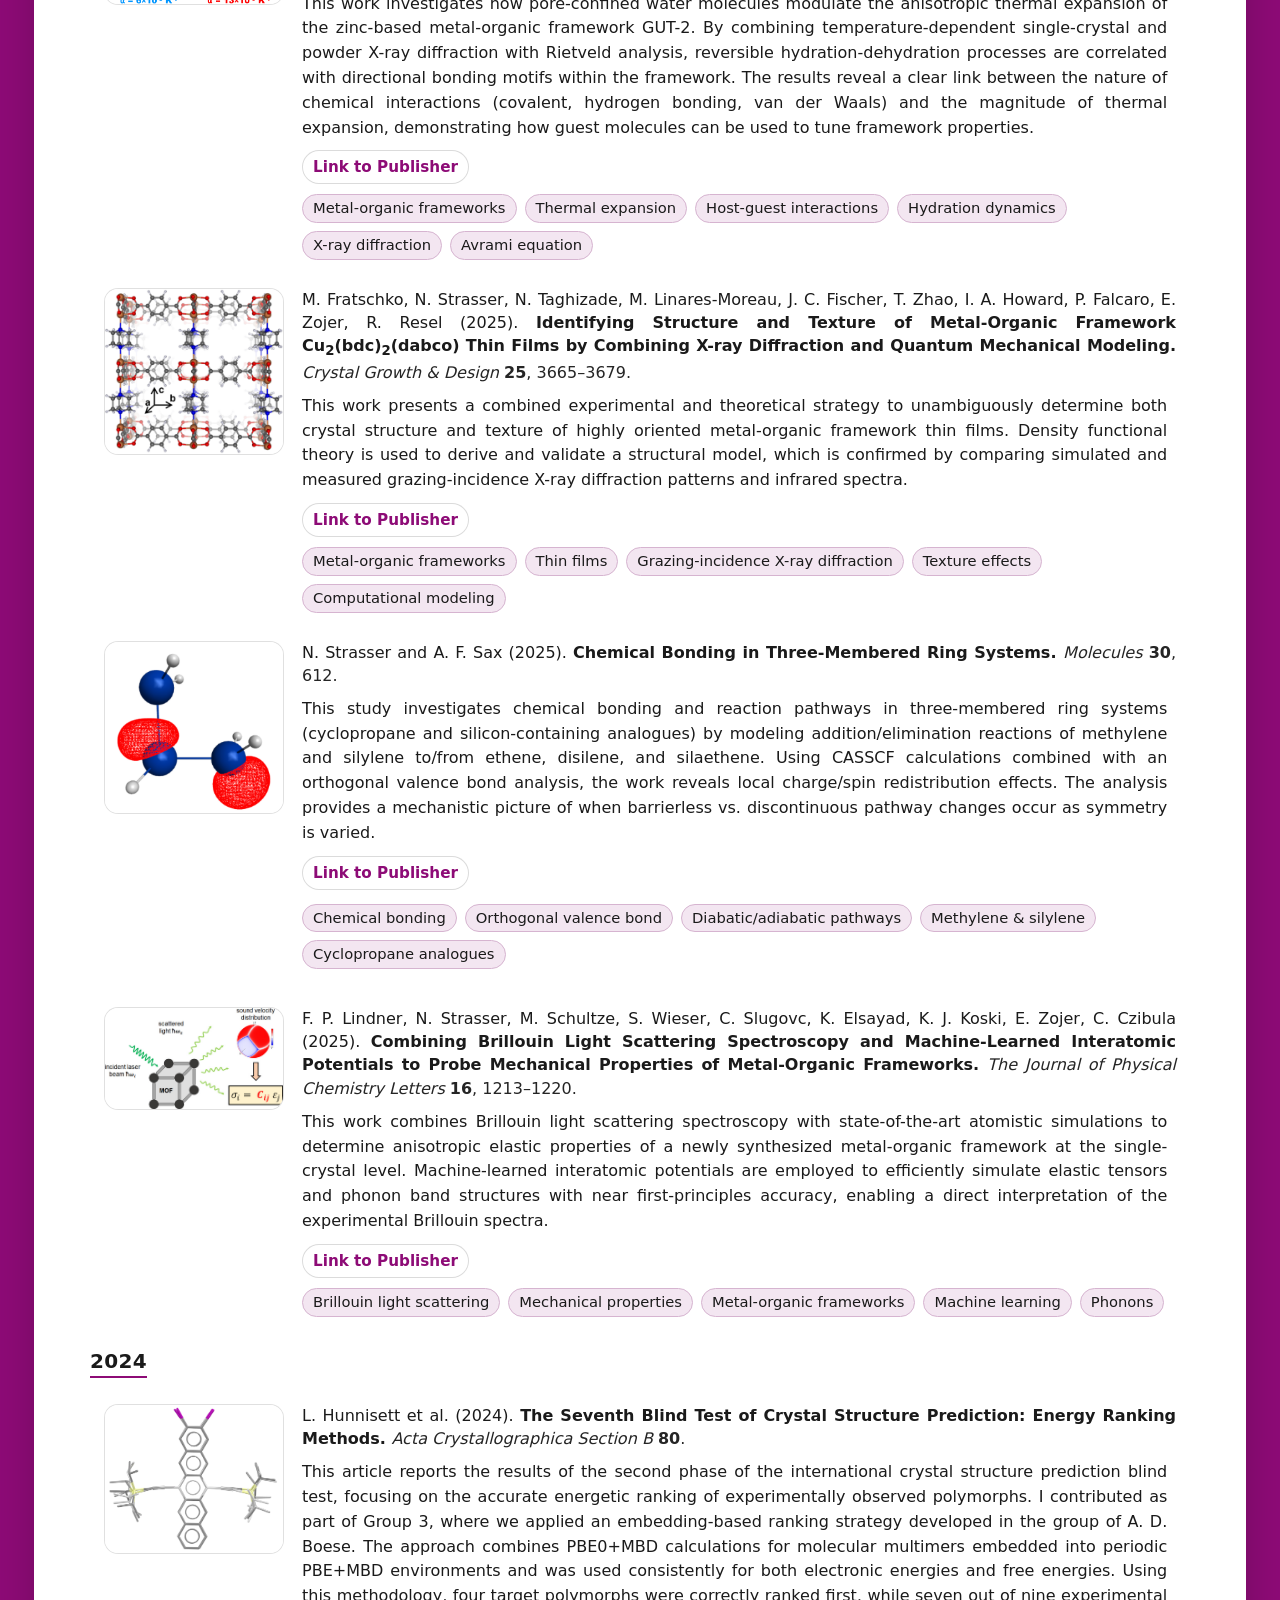
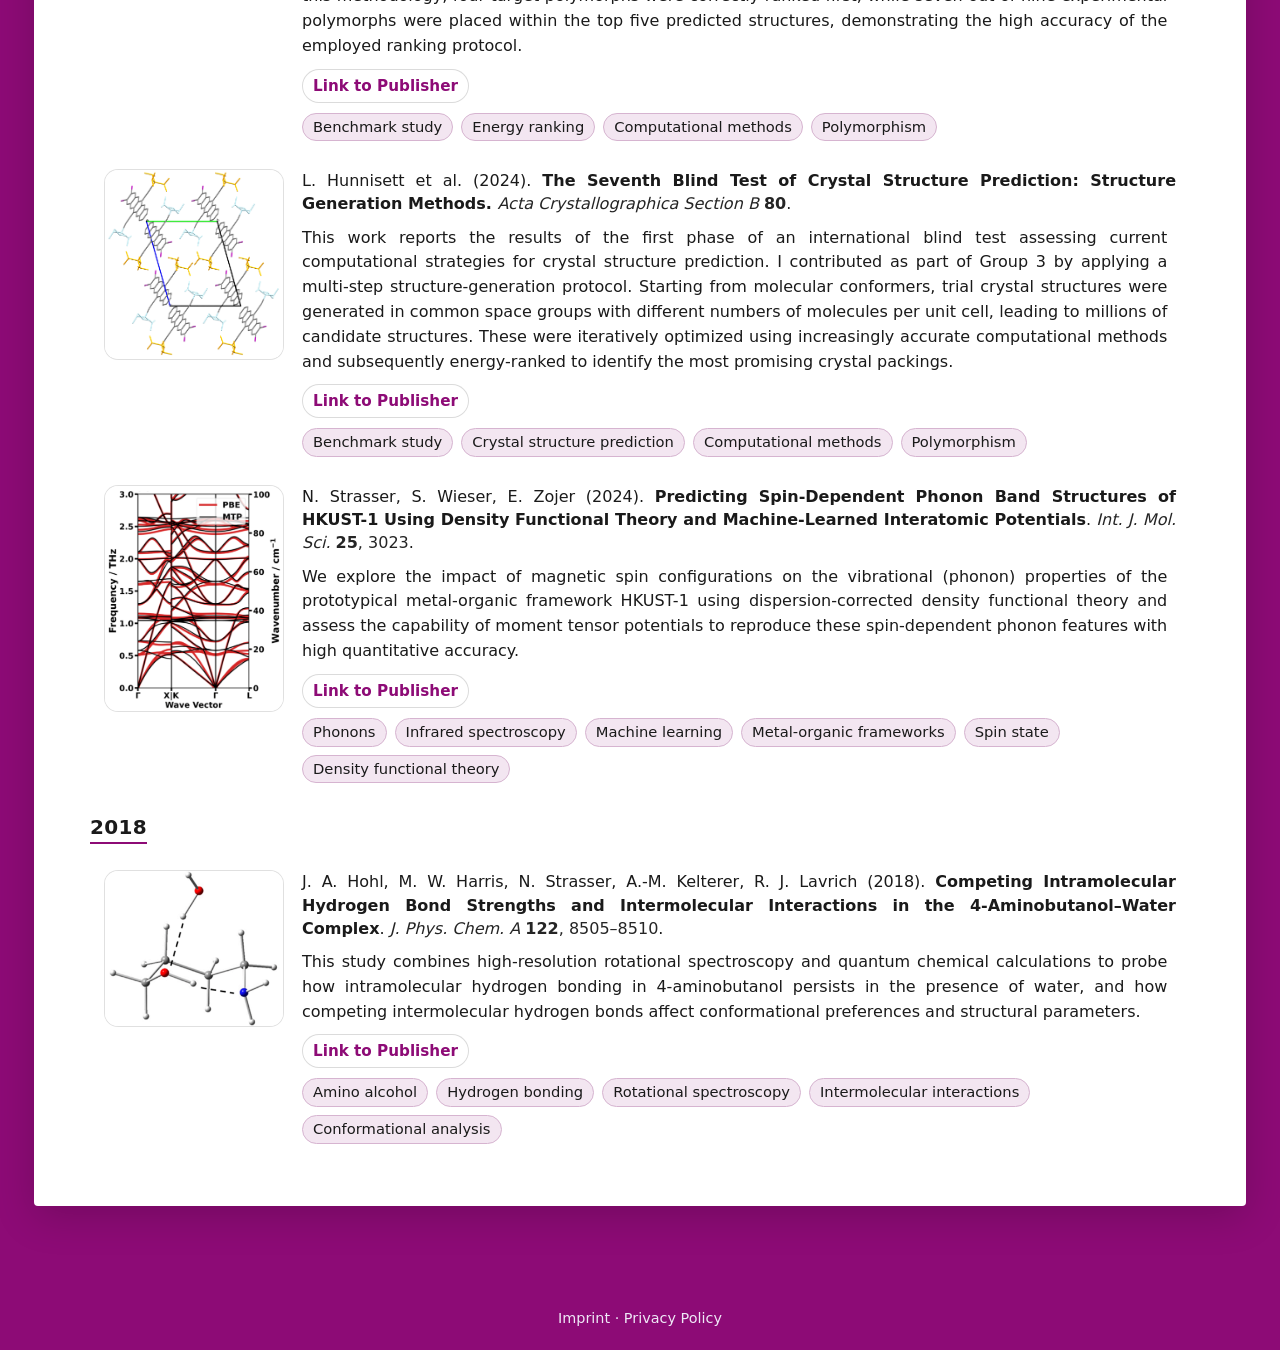
<file: publications.html>
<!DOCTYPE html>
<html lang="en">
<head>
  <meta charset="UTF-8">
  <link rel="stylesheet" href="style.css">
  <title>Publications – Nina Strasser</title>
</head>

<body>
  <div class="page">

    <nav class="icon-nav" aria-label="Primary navigation">
      <a class="nav-item" href="index.html">
        <img src="Assets/Symbol_Home.png" alt="" class="nav-icon">
        <span class="nav-label">Home</span>
      </a>

      <a class="nav-item active" href="publications.html">
        <img src="Assets/Symbol_Publications.png" alt="" class="nav-icon">
        <span class="nav-label">Publications</span>
      </a>

    <a class="nav-item" href="awards.html">
    <img src="Assets/Symbol_Awards.png" alt="" class="nav-icon">
    <span class="nav-label">Honors</span>
  </a>

      <a class="nav-item" href="activities.html">
        <img src="Assets/Symbol_Activities.png" alt="" class="nav-icon">
        <span class="nav-label">Activities</span>
      </a>

      <a class="nav-item" href="teaching.html">
        <img src="Assets/Symbol_Teaching.png" alt="" class="nav-icon">
        <span class="nav-label">Teaching</span>
      </a>

      <a class="nav-item" href="cv.html">
        <img src="Assets/Symbol_CV.png" alt="" class="nav-icon">
        <span class="nav-label">CV</span>
      </a>
    </nav>

    <header class="page-header">
      <h1>Publications</h1>
      <p class="page-subtitle">
        This page lists all my peer-reviewed publications, ordered by year.
      </p>
        Current publication count: 11
    </header>

    <section class="pub-years">

    <!-- ===== 2026 ===== -->
      <div class="pub-year">
        <h2 class="pub-year-title">2026</h2>
      </div>



<article class="pub-card">

  <div class="pub-thumb">
    <img src="Assets/Paper_11.png"
         alt="Transient chiral phase of 1,1′-binaphthyl"
         loading="lazy">
  </div>

  <div class="pub-body">
    <p class="pub-citation">
      S. John, N. Strasser, J. Lang, A. Andotra,
      A. M. James, F. P. Lindner, C. Slugovc,
      C. Cuocci, R. Rizzi, I. B. Rietveld,
      Y. Geerts, R. Resel (2026).
      <span class="pub-title">
        The Transient Chiral Phase of 1,1'-Binaphthyl.
      </span>
      <span class="pub-venue">
        <em>Journal of Physical Chemistry C</em> <b>130</b>, 12, 4608–4617.
      </span>
    </p>

    <p class="pub-summary">
      This work investigates the emergence of a transient chiral phase 
      in 1,1'-binaphthyl and its transformation into a stable chiral
      structure at room temperature. The study reveals that this
      intermediate phase exists only temporarily before converting
      within hours into the thermodynamically stable form.
      By combining experimental characterization and structural
      analysis, the results provide new insight into phase transitions
      and chiral ordering in molecular materials.
    </p>

    <div class="pub-actions">
      <a class="pub-button" href="https://pubs.acs.org/doi/10.1021/acs.jpcc.5c08431" target="_blank" rel="noopener">Link to Publisher</a>
    </div>

    <div class="pub-tags">
      <span class="pub-tag">Chirality</span>
      <span class="pub-tag">Phase transitions</span>
      <span class="pub-tag">Molecular crystals</span>
      <span class="pub-tag">Structural analysis</span>
      <span class="pub-tag">Polymorphism</span>
    </div>
  </div>

</article>


<article class="pub-card">

  <div class="pub-thumb">
    <img src="Assets/Paper_10.png"
         alt="Thickness-dependent polymorphism in DNTT thin films"
         loading="lazy">
  </div>

  <div class="pub-body">
    <p class="pub-citation">
      N. Shioya, F. Gasser, N. Strasser, E. Zojer, R. Resel,
      J. Simbrunner, T. Hasegawa (2026).
      <span class="pub-title">
        From Monolayer to Bulk: Thin-Film-Specific Polymorphic Transitions
        of a Molecular Semiconductor.
      </span>
      <span class="pub-venue">
        <em>Chemistry of Materials</em> <b>38</b>, 3, 1527–1541.
      </span>
    </p>

    <p class="pub-summary">
      This work reveals thickness-dependent polymorphic transitions in
      vapor-deposited films of the organic semiconductor
      dinaphtho[2,3-b:2′,3′-f]thieno[3,2-b]thiophene (DNTT), identifying
      three distinct structural phases: monolayer, thin-film, and bulk.
      By combining high-resolution infrared Brewster-angle transmission
      spectroscopy, grazing-incidence X-ray diffraction, and density
      functional theory calculations, the crystal structures of both the
      monolayer and thin-film phases are determined.
      The results demonstrate that thin-film-specific polymorphism can
      remain hidden to conventional characterization techniques.
    </p>

    <div class="pub-actions">
      <a class="pub-button" href="https://pubs.acs.org/doi/10.1021/acs.chemmater.5c03306" target="_blank" rel="noopener">Link to Publisher</a>
    </div>

    <div class="pub-tags">
      <span class="pub-tag">Organic semiconductors</span>
      <span class="pub-tag">Thin-film polymorphism</span>
      <span class="pub-tag">Grazing-incidence X-ray diffraction</span>
      <span class="pub-tag">Infrared spectroscopy</span>
      <span class="pub-tag">Density functional theory</span>
    </div>
  </div>

</article>


<article class="pub-card">

  <div class="pub-thumb">
    <img src="Assets/Paper_9.png"
         alt="Spin–phonon coupling and phonons in porphyrin-based MOFs"
         loading="lazy">
  </div>

  <div class="pub-body">
    <p class="pub-citation">
      Y. Suzuki, N. Strasser, R. Sakamoto, M. Yamashita (2026).
      <span class="pub-title">
        Insights Into Phonons and Spin-Lattice Relaxation in Copper(II)
        and Vanadyl(IV) Porphyrin Metal-Organic Frameworks From Density
        Functional Theory.
      </span>
      <span class="pub-venue">
        <em>Physical Chemistry Chemical Physics</em> <b>28</b>, 2858.
      </span>
    </p>

    <p class="pub-summary">
      This work provides a detailed computational analysis of
      spin-phonon coupling mechanisms governing spin-lattice relaxation
      in porphyrin-based molecular crystals and their metal-organic
      framework analogues.
      Periodic density functional theory is combined with Raman spectroscopy
      to identify vibrational modes and to quantify first- and second-order
      spin-phonon coupling contributions.
    </p>

    <div class="pub-actions">
      <a class="pub-button" href="https://pubs.rsc.org/en/content/articlelanding/2026/cp/d5cp04453g" target="_blank" rel="noopener">Link to Publisher</a>
    </div>

    <div class="pub-tags">
      <span class="pub-tag">Spin-phonon coupling</span>
      <span class="pub-tag">Molecular spin qubits</span>
      <span class="pub-tag">Metal-organic frameworks</span>
      <span class="pub-tag">Density functional theory</span>
      <span class="pub-tag">Raman spectroscopy</span>
    </div>
  </div>

</article>


      <!-- ===== 2025 ===== -->
       <div class="pub-year">
        <h2 class="pub-year-title">2025</h2>
      </div>


<article class="pub-card">

  <div class="pub-thumb">
    <img src="Assets/Paper_8.png"
         alt="Thermal expansion of GUT-2 influenced by pore-confined water"
         loading="lazy">
  </div>

  <div class="pub-body">
    <p class="pub-citation">
      N. Strasser, B. Schrode, A. Torvisco, S. John, B. Kunert,
      B. Bitschnau, F. P. Lindner, C. Slugovc, E. Zojer, R. Resel (2025).
      <span class="pub-title">
        Influence of Pore-Confined Water on the Thermal Expansion of a Zinc-Based Metal-Organic Framework.
      </span>
      <span class="pub-venue">
        <em>Journal of Materials Chemistry C</em> <b>13</b>, 17353.
      </span>
    </p>

    <p class="pub-summary">
      This work investigates how pore-confined water molecules modulate the anisotropic thermal expansion
      of the zinc-based metal-organic framework GUT-2.
      By combining temperature-dependent single-crystal and powder X-ray diffraction with Rietveld analysis,
      reversible hydration-dehydration processes are correlated with directional bonding motifs within the framework.
      The results reveal a clear link between the nature of chemical interactions (covalent, hydrogen bonding,
      van der Waals) and the magnitude of thermal expansion, demonstrating how guest molecules can be used
      to tune framework properties.
    </p>

    <div class="pub-actions">
      <a class="pub-button" href="https://pubs.rsc.org/en/content/articlelanding/2025/tc/d5tc01746g" target="_blank" rel="noopener">Link to Publisher</a>
    </div>

    <div class="pub-tags">
      <span class="pub-tag">Metal-organic frameworks</span>
      <span class="pub-tag">Thermal expansion</span>
      <span class="pub-tag">Host-guest interactions</span>
      <span class="pub-tag">Hydration dynamics</span>
      <span class="pub-tag">X-ray diffraction</span>
      <span class="pub-tag">Avrami equation</span>
    </div>
  </div>

</article>


<article class="pub-card">

  <div class="pub-thumb">
    <img src="Assets/Paper_7.png" alt="Structure and texture determination of Cu2(bdc)2(dabco) MOF thin films" loading="lazy">
  </div>

  <div class="pub-body">
    <p class="pub-citation">
      M. Fratschko, N. Strasser, N. Taghizade, M. Linares-Moreau,
      J. C. Fischer, T. Zhao, I. A. Howard, P. Falcaro,
      E. Zojer, R. Resel (2025).
      <span class="pub-title">
        Identifying Structure and Texture of Metal-Organic Framework
        Cu<sub>2</sub>(bdc)<sub>2</sub>(dabco) Thin Films by Combining
        X-ray Diffraction and Quantum Mechanical Modeling.
      </span>
      <span class="pub-venue">
        <em>Crystal Growth &amp; Design</em> <strong>25</strong>, 3665–3679.
      </span>
    </p>

    <p class="pub-summary">
      This work presents a combined experimental and theoretical strategy
      to unambiguously determine both crystal structure and texture of
      highly oriented metal-organic framework thin films.
      Density functional theory is used to derive and validate a structural
      model, which is confirmed by comparing simulated and measured
      grazing-incidence X-ray diffraction patterns and infrared spectra.
    </p>

    <div class="pub-actions">
      <a class="pub-button" href="https://pubs.acs.org/doi/10.1021/acs.cgd.4c01433" target="_blank" rel="noopener">Link to Publisher</a>
    </div>

    <div class="pub-tags">
      <span class="pub-tag">Metal-organic frameworks</span>
      <span class="pub-tag">Thin films</span>
      <span class="pub-tag">Grazing-incidence X-ray diffraction</span>
      <span class="pub-tag">Texture effects</span>
      <span class="pub-tag">Computational modeling</span>
    </div>
  </div>

</article>




<article class="pub-card">
<div class="pub-thumb">  
<img class="pub-figure" src="Assets/Paper_6.png" alt="Paper 6" loading="lazy" />
</div>
  <div class="pub-body">
    <p class="pub-citation">
      N. Strasser and A. F. Sax (2025).
      <span class="pub-title">
        Chemical Bonding in Three-Membered Ring Systems.
      </span>
      <span class="pub-venue">
        <em>Molecules</em> <strong>30</strong>, 612.
      </span>
    </p>

    <p class="pub-summary">
      This study investigates chemical bonding and reaction pathways in three-membered ring systems (cyclopropane and silicon-containing analogues) by modeling addition/elimination reactions of methylene and silylene to/from ethene, disilene, and silaethene. Using CASSCF calculations combined with an orthogonal valence bond analysis, the work reveals local charge/spin redistribution effects. The analysis provides a mechanistic picture of when barrierless vs. discontinuous pathway changes occur as symmetry is varied.
    </p>

    <div class="pub-actions">
      <a class="pub-button"
         href="https://doi.org/10.3390/molecules30030612"
         target="_blank"
         rel="noopener">
        Link to Publisher
      </a>


      <div class="pub-tags">
        <span class="pub-tag">Chemical bonding</span>
        <span class="pub-tag">Orthogonal valence bond</span>
        <span class="pub-tag">Diabatic/adiabatic pathways</span>
        <span class="pub-tag">Methylene &amp; silylene</span>
        <span class="pub-tag">Cyclopropane analogues</span>
      </div>
    </div>
  </div>
</article>



<article class="pub-card">
<div class="pub-thumb">
  <img src="Assets/Paper_5.jpeg" alt="Brillouin light scattering and machine-learned potentials for MOFs">
</div>

<div class="pub-body">
  <p class="pub-citation">
    F. P. Lindner, N. Strasser, M. Schultze, S. Wieser,
    C. Slugovc, K. Elsayad, K. J. Koski, E. Zojer,
    C. Czibula (2025).
    <span class="pub-title">
      Combining Brillouin Light Scattering Spectroscopy and Machine-Learned
      Interatomic Potentials to Probe Mechanical Properties of Metal-Organic Frameworks.
    </span>
    <span class="pub-venue">
      <em>The Journal of Physical Chemistry Letters</em> <strong>16</strong>, 1213–1220.
    </span>
  </p>

  <p class="pub-summary">
    This work combines Brillouin light scattering spectroscopy with state-of-the-art
    atomistic simulations to determine anisotropic elastic properties of a newly
    synthesized metal-organic framework at the single-crystal level.
    Machine-learned interatomic potentials are employed to efficiently simulate elastic
    tensors and phonon band structures with near first-principles accuracy, enabling a
    direct interpretation of the experimental Brillouin spectra.
  </p>

  <div class="pub-actions">
    <a class="pub-button" href="https://pubs.acs.org/doi/10.1021/acs.jpclett.4c03070" target="_blank" rel="noopener">Link to Publisher</a>
  </div>

  <div class="pub-tags">
    <span class="pub-tag">Brillouin light scattering</span>
    <span class="pub-tag">Mechanical properties</span>
    <span class="pub-tag">Metal-organic frameworks</span>
    <span class="pub-tag">Machine learning</span>
    <span class="pub-tag">Phonons</span>
  </div>
</div>
</article>




      <!-- ===== 2024 ===== -->
      <div class="pub-year">
        <h2 class="pub-year-title">2024</h2>
<article class="pub-card">
   <div class="pub-thumb">
    <img src="Assets/Paper_4.png" alt="Graphical abstract or key figure for the spin-dependent phonon band structures of HKUST-1" loading="lazy">
  </div>
<div class="pub-body">
  <p class="pub-citation">
    L. Hunnisett et al. (2024).
    <span class="pub-title">
      The Seventh Blind Test of Crystal Structure Prediction: Energy Ranking Methods.
    </span>
    <span class="pub-venue">
      <em>Acta Crystallographica Section B</em> <strong>80</strong>.
    </span>
  </p>

  <p class="pub-summary">
    This article reports the results of the second phase of the international crystal structure prediction
    blind test, focusing on the accurate energetic ranking of experimentally observed polymorphs.
    I contributed as part of Group 3, where we applied an embedding-based ranking strategy developed in the
    group of A. D. Boese. The approach combines PBE0+MBD calculations for molecular multimers embedded into
    periodic PBE+MBD environments and was used consistently for both electronic energies and free energies.
    Using this methodology, four target polymorphs were correctly ranked first, while seven out of nine
    experimental polymorphs were placed within the top five predicted structures, demonstrating the high
    accuracy of the employed ranking protocol.
  </p>

  <div class="pub-actions">
    <a class="pub-button"
       href="https://journals.iucr.org/b/issues/2024/06/00/aw5094/index.html"
       target="_blank"
       rel="noopener">
      Link to Publisher
    </a>

  </div>

  <div class="pub-tags">
    <span class="pub-tag">Benchmark study</span>
    <span class="pub-tag">Energy ranking</span>
    <span class="pub-tag">Computational methods</span>
    <span class="pub-tag">Polymorphism</span>
  </div>
</div>
</article>


<article class="pub-card">
  <div class="pub-thumb">
    <img src="Assets/Paper_3.png" alt="Graphical abstract or key figure for the spin-dependent phonon band structures of HKUST-1" loading="lazy">
  </div>

  <div class="pub-body">
    <p class="pub-citation">
      L. Hunnisett et al. (2024).
      <span class="pub-title">
        The Seventh Blind Test of Crystal Structure Prediction: Structure Generation Methods.
      </span>
      <span class="pub-venue">
        <em>Acta Crystallographica Section B</em> <strong>80</strong>.
      </span>
    </p>

    <p class="pub-summary">
      This work reports the results of the first phase of an international blind test assessing current computational
      strategies for crystal structure prediction. I contributed as part of Group 3 by applying a multi-step structure-generation protocol.
      Starting from molecular conformers, trial crystal structures were generated in common space groups with different numbers of molecules
      per unit cell, leading to millions of candidate structures. These were iteratively optimized using increasingly accurate computational
      methods and subsequently energy-ranked to identify the most promising crystal packings.
    </p>

    <div class="pub-actions">
      <a class="pub-button"
         href="https://journals.iucr.org/b/issues/2024/06/00/aw5093/index.html"
         target="_blank"
         rel="noopener">
        Link to Publisher
      </a>
    </div>

    <div class="pub-tags">
      <span class="pub-tag">Benchmark study</span>
      <span class="pub-tag">Crystal structure prediction</span>
      <span class="pub-tag">Computational methods</span>
      <span class="pub-tag">Polymorphism</span>
    </div>
  </div>
</article>



      <article class="pub-card">
  <div class="pub-thumb">
    <img src="Assets/Paper_2.png" alt="Graphical abstract or key figure for the spin-dependent phonon band structures of HKUST-1" loading="lazy">
  </div>

  <div class="pub-body">
    <p class="pub-citation">
      N. Strasser, S. Wieser, E. Zojer (2024).
      <span class="pub-title">Predicting Spin-Dependent Phonon Band Structures of HKUST-1 Using Density Functional Theory and Machine-Learned Interatomic Potentials</span>.
      <span class="pub-venue"><em>Int. J. Mol. Sci.</em> <strong>25</strong>, 3023</span>.
    </p>

    <p class="pub-summary">
      We explore the impact of magnetic spin configurations on the vibrational (phonon) properties of the prototypical metal-organic framework HKUST-1 using dispersion-corrected density functional theory and assess the capability of moment tensor potentials to reproduce these spin-dependent phonon features with high quantitative accuracy.
    </p>

<div class="pub-actions">
  <a class="pub-button"
     href="https://doi.org/10.3390/ijms25053023"
     target="_blank"
     rel="noopener">
    Link to Publisher
  </a>

</div>

    <div class="pub-tags">
      <span class="pub-tag">Phonons</span>
      <span class="pub-tag">Infrared spectroscopy</span>
      <span class="pub-tag">Machine learning</span>
      <span class="pub-tag">Metal-organic frameworks</span>
      <span class="pub-tag">Spin state</span>
      <span class="pub-tag">Density functional theory</span>
    </div>
  </div>
</article>

      </div>
    <!-- ===== 2018 ===== -->
      <div class="pub-year">
        <h2 class="pub-year-title">2018</h2>
      </div>
     <article class="pub-card">
  <div class="pub-thumb">
    <img src="Assets/Paper_1.png" alt="Graphical abstract or key figure for the 4-aminobutanol–water complex study" loading="lazy">
  </div>

  <div class="pub-body">
    <p class="pub-citation">
      J. A. Hohl, M. W. Harris, N. Strasser, A.-M. Kelterer, R. J. Lavrich (2018).
      <span class="pub-title">Competing Intramolecular Hydrogen Bond Strengths and Intermolecular Interactions in the 4-Aminobutanol–Water Complex</span>.
      <span class="pub-venue"><em>J. Phys. Chem. A</em> <strong>122</strong>, 8505–8510</span>.
    </p>

    <p class="pub-summary">
      This study combines high-resolution rotational spectroscopy and quantum chemical calculations to probe how intramolecular hydrogen bonding in 4-aminobutanol persists in the presence of water, and how competing intermolecular hydrogen bonds affect conformational preferences and structural parameters.
    </p>

    <div class="pub-actions">
      <a class="pub-button" href="https://doi.org/10.1021/acs.jpca.8b05888" target="_blank" rel="noopener">Link to Publisher</a>
    </div>

    <div class="pub-tags">
      <span class="pub-tag">Amino alcohol</span>
      <span class="pub-tag">Hydrogen bonding</span>
      <span class="pub-tag">Rotational spectroscopy</span>
      <span class="pub-tag">Intermolecular interactions</span>
      <span class="pub-tag">Conformational analysis</span>
    </div>
  </div>
</article>


    </section>

  </div>
<footer class="site-footer">
  <a href="imprint.html">Imprint</a> ·
  <a href="privacy.html">Privacy Policy</a>
</footer>

</body>
</html>
</file>
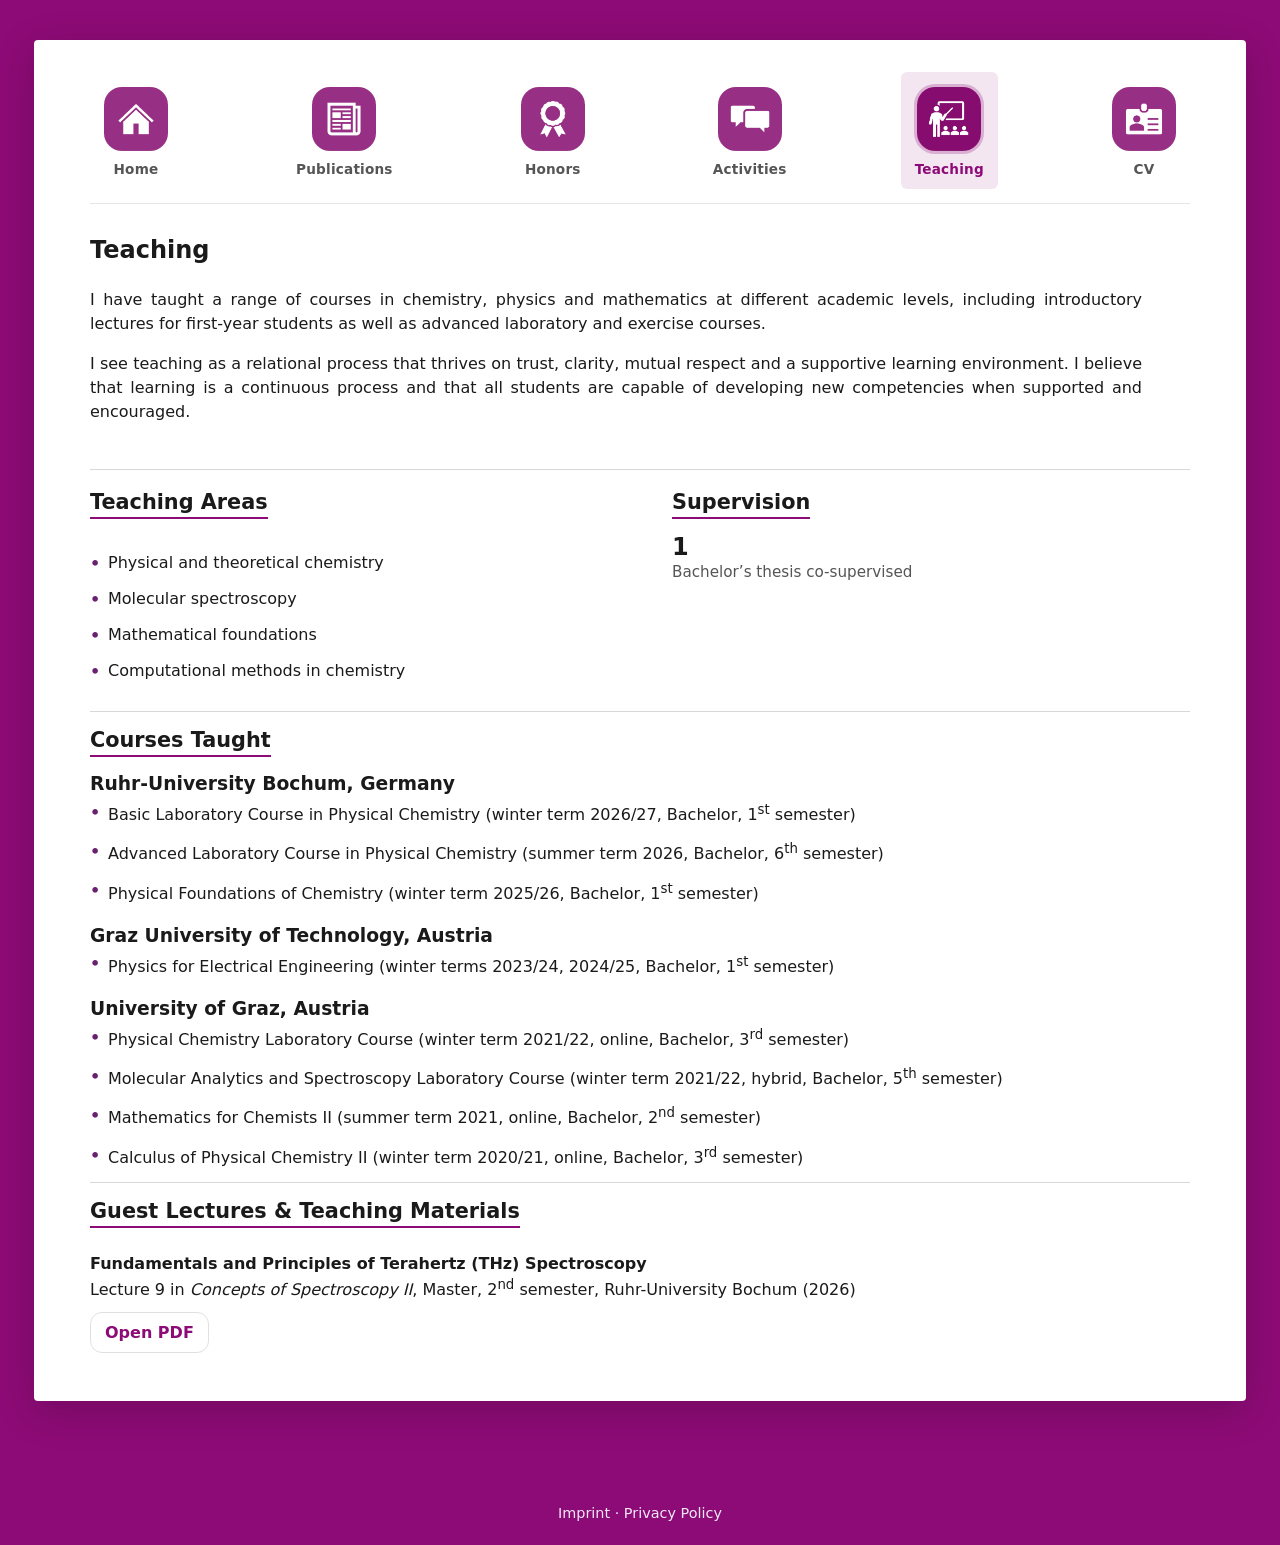
<file: teaching.html>
<!DOCTYPE html>

<html lang="en">

<head>

  <meta charset="UTF-8">

  <link rel="stylesheet" href="style.css">

  <title>Teaching – Nina Strasser</title>

  <style>

    /* Slightly tighter spacing within the course list */
    .courses-section h3 {
      margin-bottom: 0.35rem;
    }

    .courses-section .research-list {
      margin-top: 0.35rem;
      margin-bottom: 1.2rem;
    }

    .courses-section .research-list:last-child {
      margin-bottom: 0;
    }

    /* Guest lecture */
    .guest-lecture-entry {
      margin-top: 0.6rem;
    }

    .guest-lecture-entry p {
      margin: 0.25rem 0;
    }

    .guest-lecture-actions {
      margin-top: 0.8rem;
    }

  </style>

</head>


<body>

  <div class="page">


    <!-- Navigation -->

    <nav class="icon-nav" aria-label="Primary navigation">

      <a class="nav-item" href="index.html">

        <img src="Assets/Symbol_Home.png" alt="" class="nav-icon">

        <span class="nav-label">Home</span>

      </a>


      <a class="nav-item" href="publications.html">

        <img src="Assets/Symbol_Publications.png" alt="" class="nav-icon">

        <span class="nav-label">Publications</span>

      </a>


      <a class="nav-item" href="awards.html">

        <img src="Assets/Symbol_Awards.png" alt="" class="nav-icon">

        <span class="nav-label">Honors</span>

      </a>


      <a class="nav-item" href="activities.html">

        <img src="Assets/Symbol_Activities.png" alt="" class="nav-icon">

        <span class="nav-label">Activities</span>

      </a>


      <a class="nav-item active" href="teaching.html">

        <img src="Assets/Symbol_Teaching.png" alt="" class="nav-icon">

        <span class="nav-label">Teaching</span>

      </a>


      <a class="nav-item" href="cv.html">

        <img src="Assets/Symbol_CV.png" alt="" class="nav-icon">

        <span class="nav-label">CV</span>

      </a>

    </nav>



    <!-- Introduction -->

    <section class="intro">

      <div class="intro-text">

        <h1>Teaching</h1>

        <p class="lead">

          I have taught a range of courses in chemistry, physics and mathematics at different academic
          levels, including introductory lectures for first-year students as well as advanced laboratory
          and exercise courses.

        </p>

        <p class="lead">

          I see teaching as a relational process that thrives on trust, clarity, mutual respect and a supportive
          learning environment. I believe that learning is a continuous process and that all students are capable
          of developing new competencies when supported and encouraged.

        </p>

      </div>

    </section>



    <hr class="section-divider">



    <!-- Teaching Areas & Supervision -->

    <section class="info-section">

      <div class="info-column">

        <h2>Teaching Areas</h2>

        <ul class="research-list">

          <li>Physical and theoretical chemistry</li>

          <li>Molecular spectroscopy</li>

          <li>Mathematical foundations</li>

          <li>Computational methods in chemistry</li>

        </ul>

      </div>


      <div class="info-column">

        <h2>Supervision</h2>

        <div class="counter">

          <span class="counter-number">1</span>

          <span class="counter-label">Bachelor’s thesis co-supervised</span>

        </div>

      </div>

    </section>



    <hr class="section-divider">



    <!-- Courses -->

    <section class="sheet courses-section">

      <h2>Courses Taught</h2>


      <h3>Ruhr-University Bochum, Germany</h3>

      <ul class="research-list">

        <li>
          Basic Laboratory Course in Physical Chemistry
          (winter term 2026/27, Bachelor, 1<sup>st</sup> semester)
        </li>

        <li>
          Advanced Laboratory Course in Physical Chemistry
          (summer term 2026, Bachelor, 6<sup>th</sup> semester)
        </li>

        <li>
          Physical Foundations of Chemistry
          (winter term 2025/26, Bachelor, 1<sup>st</sup> semester)
        </li>

      </ul>



      <h3>Graz University of Technology, Austria</h3>

      <ul class="research-list">

        <li>
          Physics for Electrical Engineering
          (winter terms 2023/24, 2024/25, Bachelor, 1<sup>st</sup> semester)
        </li>

      </ul>



      <h3>University of Graz, Austria</h3>

      <ul class="research-list">

        <li>
          Physical Chemistry Laboratory Course
          (winter term 2021/22, online, Bachelor, 3<sup>rd</sup> semester)
        </li>

        <li>
          Molecular Analytics and Spectroscopy Laboratory Course
          (winter term 2021/22, hybrid, Bachelor, 5<sup>th</sup> semester)
        </li>

        <li>
          Mathematics for Chemists II
          (summer term 2021, online, Bachelor, 2<sup>nd</sup> semester)
        </li>

        <li>
          Calculus of Physical Chemistry II
          (winter term 2020/21, online, Bachelor, 3<sup>rd</sup> semester)
        </li>

      </ul>

    </section>



    <hr class="section-divider">



    <!-- Guest Lecture -->

    <section class="sheet">

      <h2>Guest Lectures & Teaching Materials</h2>

      <div class="guest-lecture-entry">

        <p>
          <strong>Fundamentals and Principles of Terahertz (THz) Spectroscopy</strong>
        </p>

        <p>
          Lecture 9 in <em>Concepts of Spectroscopy II</em>, Master, 2<sup>nd</sup> semester,
          Ruhr-University Bochum (2026)
        </p>

        <div class="guest-lecture-actions">

          <a class="btn"
             href="Assets/Lecture_9_Concepts_of_Spectroscopy_II_Fundamentals_and_Practical_Applications_of_THz-Spectroscopy.pdf"
             target="_blank"
             rel="noopener">

            Open PDF

          </a>

        </div>

      </div>

    </section>


  </div>



  <footer class="site-footer">

    <a href="imprint.html">Imprint</a> ·

    <a href="privacy.html">Privacy Policy</a>

  </footer>


</body>

</html>
</file>
<file: style.css>
:root {
  --color-bg: #ffffff;
  --color-text: #1a1a1a;
  --color-text-secondary: #555555;
  --color-divider: #e6e6e6;

  --color-accent-primary: #8d0b76;
  --color-accent-secondary: #af549f;
  --color-accent-soft: #f3e6f1;
}

body {
  margin: 0;
  padding: 0 32px;       
  background-color: var(--color-accent-primary); /* #8d0b76 */
  font-family: system-ui, -apple-system, BlinkMacSystemFont, "Inter", sans-serif;
  color: var(--color-text);
}

h1, h2, h3 {
  color: var(--color-text);
  margin-top: 0;
}

h2 {
  border-bottom: 2px solid var(--color-accent-primary);
  display: inline-block;
  padding-bottom: 0.2rem;
}

a {
  color: var(--color-accent-primary);
  text-decoration: none;
}

a:hover {
  color: var(--color-accent-secondary);
  text-decoration: underline;
}

.card {
  background-color: var(--color-accent-soft);
  padding: 1.5rem;
  border-radius: 8px;
  margin-bottom: 1.5rem;
}

.icon {
  color: var(--color-accent-primary);
}

.page {
  background-color: var(--color-bg);
  max-width: 1100px;
  margin: 40px auto;              
  padding: 48px 56px;
  box-shadow: 0 10px 40px rgba(0, 0, 0, 0.18);
  border-radius: 4px;
}

.intro {
  display: grid;
  grid-template-columns: 1fr auto;
  gap: 48px;
  align-items: start;
  margin-bottom: 64px;
}

.intro-image {
  justify-self: end;
  margin-right: -12px;
  margin-top: 65px;
}

.profile-photo {
  max-width: 220px;  
  height: auto;
}

.banner img{
  width: 100%;
  height: auto;
  display: block;
}

.page .banner{
  margin: -1.8rem -2rem 0.75rem -2rem;
}

.icon-nav{
  display: flex;
  justify-content: space-between;
  margin-top: -16px;
  gap: 18px;
  margin-bottom: 28px;
  padding-bottom: 14px;
  border-bottom: 1px solid var(--color-divider);
}

.nav-item{
  display: flex;
  flex-direction: column;
  align-items: center;
  gap: 10px;
  text-decoration: none;
  color: var(--color-text-secondary);
  padding: 15px 14px 12px;
  border-radius: 6px;
  transition: transform 160ms ease, background-color 160ms ease;
}

.nav-icon{
  width: 64px;     /* passe gerne an: 56–72 */
  height: 64px;
  display: block;
  border-radius: 18px; /* passend zu deinen PNGs */
  opacity: 0.85;
  transition: transform 160ms ease, filter 160ms ease, opacity 160ms ease, box-shadow 160ms ease;
}

.nav-label{
  font-size: 0.85rem;
  font-weight: 600;
  letter-spacing: 0.2px;
}

/* Hover: “klickbar” */
.nav-item:hover{
  background: rgba(141, 11, 118, 0.06); /* sehr soft lila */
  transform: translateY(-1px);
}
.nav-item:hover .nav-icon{
  opacity: 1;
  filter: brightness(1.08) saturate(1.05);
  box-shadow: 0 10px 22px rgba(0,0,0,0.10);
  transform: translateY(-2px);
}
.nav-item:hover .nav-label{
  color: var(--color-accent-primary);
}

/* Active: “du bist hier” */
.nav-item.active{
  background: rgba(141, 11, 118, 0.10);
}
.nav-item.active .nav-icon{
  opacity: 1;
  box-shadow: 0 0 0 3px rgba(141, 11, 118, 0.25);
}
.nav-item.active .nav-label{
  color: var(--color-accent-primary);
}


.intro-text {
  text-align: justify;
  -webkit-hyphens: auto;
  -ms-hyphens: auto;
  hyphens: auto;
  line-height: 1.5;
}

/* Section divider (horizontal line like navigation) */
.section-divider {
  border: none;
  height: 1px;
  background-color: #d8d8d8;
  margin: 48px 0 40px 0;
}

/* Info section layout */
.info-section {
  display: grid;
  grid-template-columns: 1fr 1fr;
  gap: 64px;
  max-width: 1100px;
  padding-top: 4px;
}

/* Headings */
.info-section h2 {
  margin-top: 0;
  margin-bottom: 16px;
  font-size: 1.3rem;
}

/* Research list */
.research-list {
  list-style: none;
  padding-left: 0;
}

.research-list li {
  margin-bottom: 12px;
  line-height: 1.5;
}

.contact-list {
  list-style: none;
  padding-left: 0;
}

.contact-list li {
  margin-bottom: 10px;
}

.contact-list a {
  color: inherit;
  text-decoration: none;
  border-bottom: 1px solid #bbb;
}

.contact-list a:hover {
  border-bottom-color: #6b1f6f; /* dein Lila */
}

.section-divider {
  margin: 12px 0 16px 0;  /* vorher war das zu großzügig */
}

.info-section h2 {
  margin-top: 0;
}

.research-list li {
  position: relative;
  padding-left: 18px;
  margin-bottom: 12px;
  line-height: 1.5;
}

.research-list li::before {
  content: "•";
  position: absolute;
  left: 0;
  top: 0.05em;
  color: #6b1f6f;
  font-weight: bold;
}

.intro p:last-of-type {
  margin-bottom: 15px;
}

.intro {
  padding-bottom: 15px;
  margin-bottom: 15px;
}

/* ===== Publications ===== */

.page-header {
  margin: 22px 0 18px;
}

.page-subtitle {
  margin-top: 6px;
  max-width: 70ch;
  opacity: 0.9;
}

.pub-years {
  margin-top: 18px;
  display: grid;
  gap: 0px;
}

.pub-year-title {
  margin: 18px 0 12px;
  font-size: 1.25rem;
  letter-spacing: 0.3px;
}

.pub-card {
  display: grid;
  grid-template-columns: 180px 1fr;
  gap: 18px;
  padding: 14px;
  border-radius: 16px;
  border: 2px solid var(--color-accent);
  background: rgba(255, 255, 255, 0.35);

  align-items: start;   /* <<< DAS ist der Schlüssel */
}

.pub-thumb {
  border-radius: 14px;
  overflow: hidden;
  border: 1px solid rgba(0,0,0,0.12);
  background: rgba(255,255,255,0.55);
  display: flex;
  align-items: center;
  justify-content: center;
}

.pub-thumb img {
  width: 100%;
  height: auto;
  display: block;
}


.pub-thumb--placeholder {
  font-size: 0.95rem;
  opacity: 0.75;
}

.pub-citation {
  margin: 0;
  line-height: 1.45;
  text-align: justify;
  hyphens: auto;
}

.pub-title {
  font-weight: 700;
}

.pub-venue {
  opacity: 0.95;
}

.pub-link {
  margin-left: 8px;
  font-weight: 600;
  text-decoration: none;
}

.pub-link:hover {
  text-decoration: underline;
}

.pub-summary {
  margin: 10px 0 10px;
  line-height: 1.55;
  max-width: 85ch;
  text-align: justify;
  hyphens: auto;
}

 
.pub-actions {
  display: flex;
  flex-wrap: wrap;
  gap: 8px;
  margin: 8px 0 10px;
}

.pub-button {
  display: inline-block;
  padding: 7px 10px;
  border-radius: 999px;
  border: 1px solid rgba(0,0,0,0.14);
  background: rgba(255, 255, 255, 0.65);
  text-decoration: none;
  font-weight: 600;
  font-size: 0.95rem;
}

.pub-button:hover {
  filter: brightness(0.98);
}

.pub-tags {
  display: flex;
  flex-wrap: wrap;
  gap: 8px;
  margin-top: 6px;
}

.pub-tag {
  display: inline-block;
  padding: 6px 10px;
  border-radius: 999px;
  background: #f3e6f1;
  border: 1px solid #d6b4d0;
  font-size: 0.92rem;
  line-height: 1;
}


@media (max-width: 720px) {
  .pub-card {
    grid-template-columns: 1fr;
  }
  .pub-thumb {
    max-width: 420px;
  }
}

.site-footer {
  margin-top: 80px;
  padding: 24px 0;
  text-align: center;
  font-size: 0.9rem;
  color: #efe9f7;
}

.site-footer a {
  color: inherit;
  text-decoration: none;
}

.site-footer a:hover {
  text-decoration: underline;
}

.legal-separator {
  border: none;
  border-top: 1px solid #ddd;
  margin: 40px 0;
}

.cv-actions {
  display: flex;
  gap: 12px;
  margin: 18px 0 10px;
  flex-wrap: wrap;
}

.btn {
  display: inline-flex;
  align-items: center;
  padding: 10px 14px;
  border-radius: 12px;
  border: 1px solid rgba(0,0,0,0.12);
  text-decoration: none;
  font-weight: 600;
}

.btn.primary {
  border-color: transparent;
}

.meta {
  margin-top: 6px;
  opacity: 0.8;
}


.btn.primary {
  background-color: #8b1d6b;
  color: #fff;
  border: 1px solid #8b1d6b;
}

.btn:hover {
  transform: translateY(-1px);
  box-shadow: 0 4px 10px rgba(0,0,0,0.12);
}

.cv-follow {
  display: flex;
  align-items: center;
  gap: 10px;
  margin-top: 24px;
}

.follow-label {
  font-size: 0.85rem;
  opacity: 0.8;
  margin-right: 4px;
}

.follow-icon {
  width: 28px;          /* ↓ kleiner */
  height: 28px;         /* ↓ kleiner */
  border-radius: 50%;
  background-color: #8d0b76;
  display: inline-flex;
  align-items: center;
  justify-content: center;
  transition: transform 0.15s ease, box-shadow 0.15s ease;
}

.follow-icon svg {
  width: 14px;          /* ↓ Icon selbst kleiner */
  height: 14px;
  fill: #ffffff;
}

.follow-icon:hover {
  transform: translateY(-1px);
  box-shadow: 0 4px 10px rgba(0,0,0,0.18);
}

.counter {
  display: flex;
  flex-direction: column;
  gap: 4px;
}

.counter-number {
  font-size: 1.5rem;
  font-weight: 700;
  color: var(--accent-color);
  line-height: 1;
}

.counter-label {
  font-size: 0.95rem;
  color: #555;
}

/* Unified section headings */
.info-section h2,
.sheet h2 {
  margin-top: 0;
  margin-bottom: 16px;
  font-size: 1.3rem;
}

/* Image cards (Awards) */
.card-grid {
  display: grid;
  grid-template-columns: repeat(3, minmax(0, 1fr));
  gap: 24px;
}

.card {
  margin: 0;
}

.card-img {
  width: 100%;
  height: auto;
  display: block;
  border-radius: 10px;
  border: 1px solid #d8d8d8;
}

.card-caption {
  margin-top: 10px;
  font-size: 0.95rem;
  line-height: 1.4;
  color: #333;
}

/* Certificates grid */
.expand summary {
  cursor: pointer;
  font-weight: 600;
  margin-bottom: 16px;
}

.thumb-grid {
  display: grid;
  grid-template-columns: repeat(4, minmax(0, 1fr));
  gap: 18px;
  margin-top: 18px;
}

.thumb {
  margin: 0;
}

.thumb img {
  width: 100%;
  height: auto;
  display: block;
  border-radius: 10px;
  border: 1px solid #d8d8d8;
}

.thumb figcaption {
  margin-top: 8px;
  font-size: 0.85rem;
  color: #444;
  line-height: 1.3;
}

/* Responsive */
@media (max-width: 900px) {
  .card-grid { grid-template-columns: 1fr; }
  .thumb-grid { grid-template-columns: repeat(2, minmax(0, 1fr)); }
}
</file>
